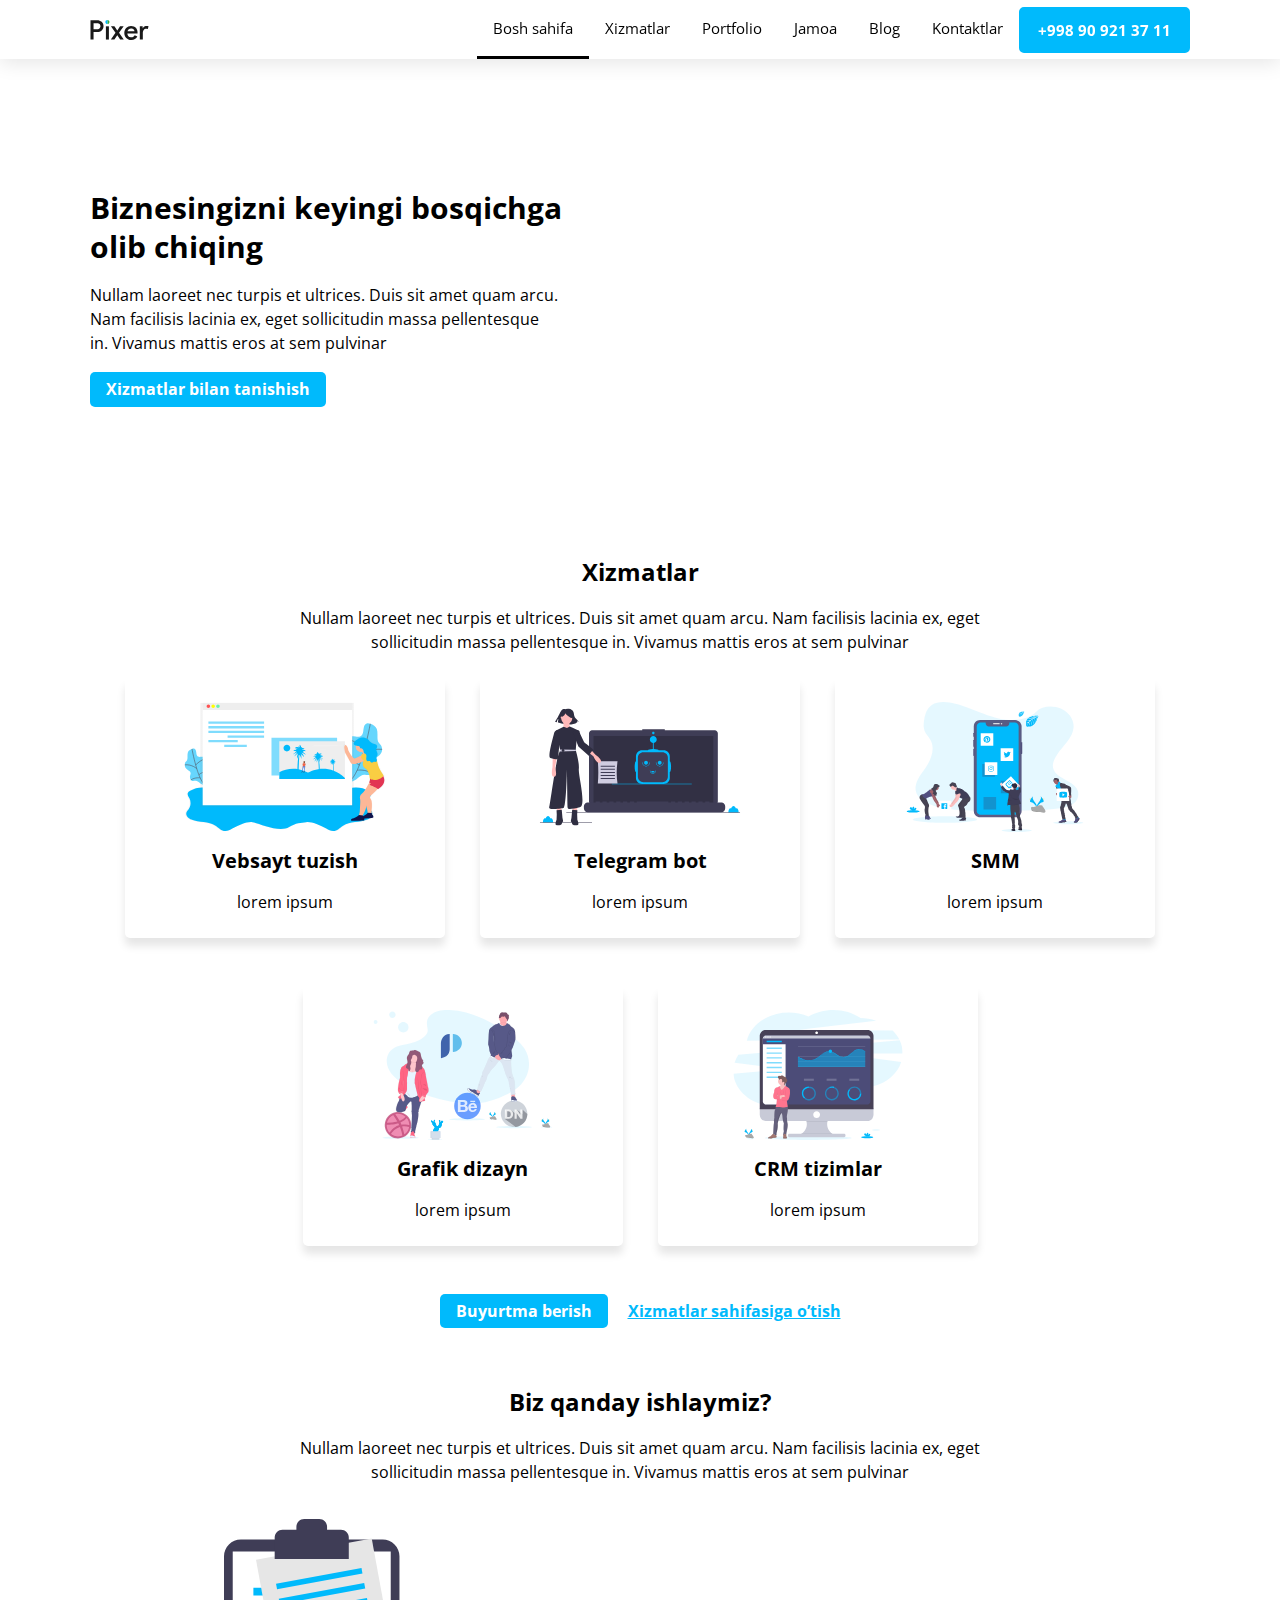
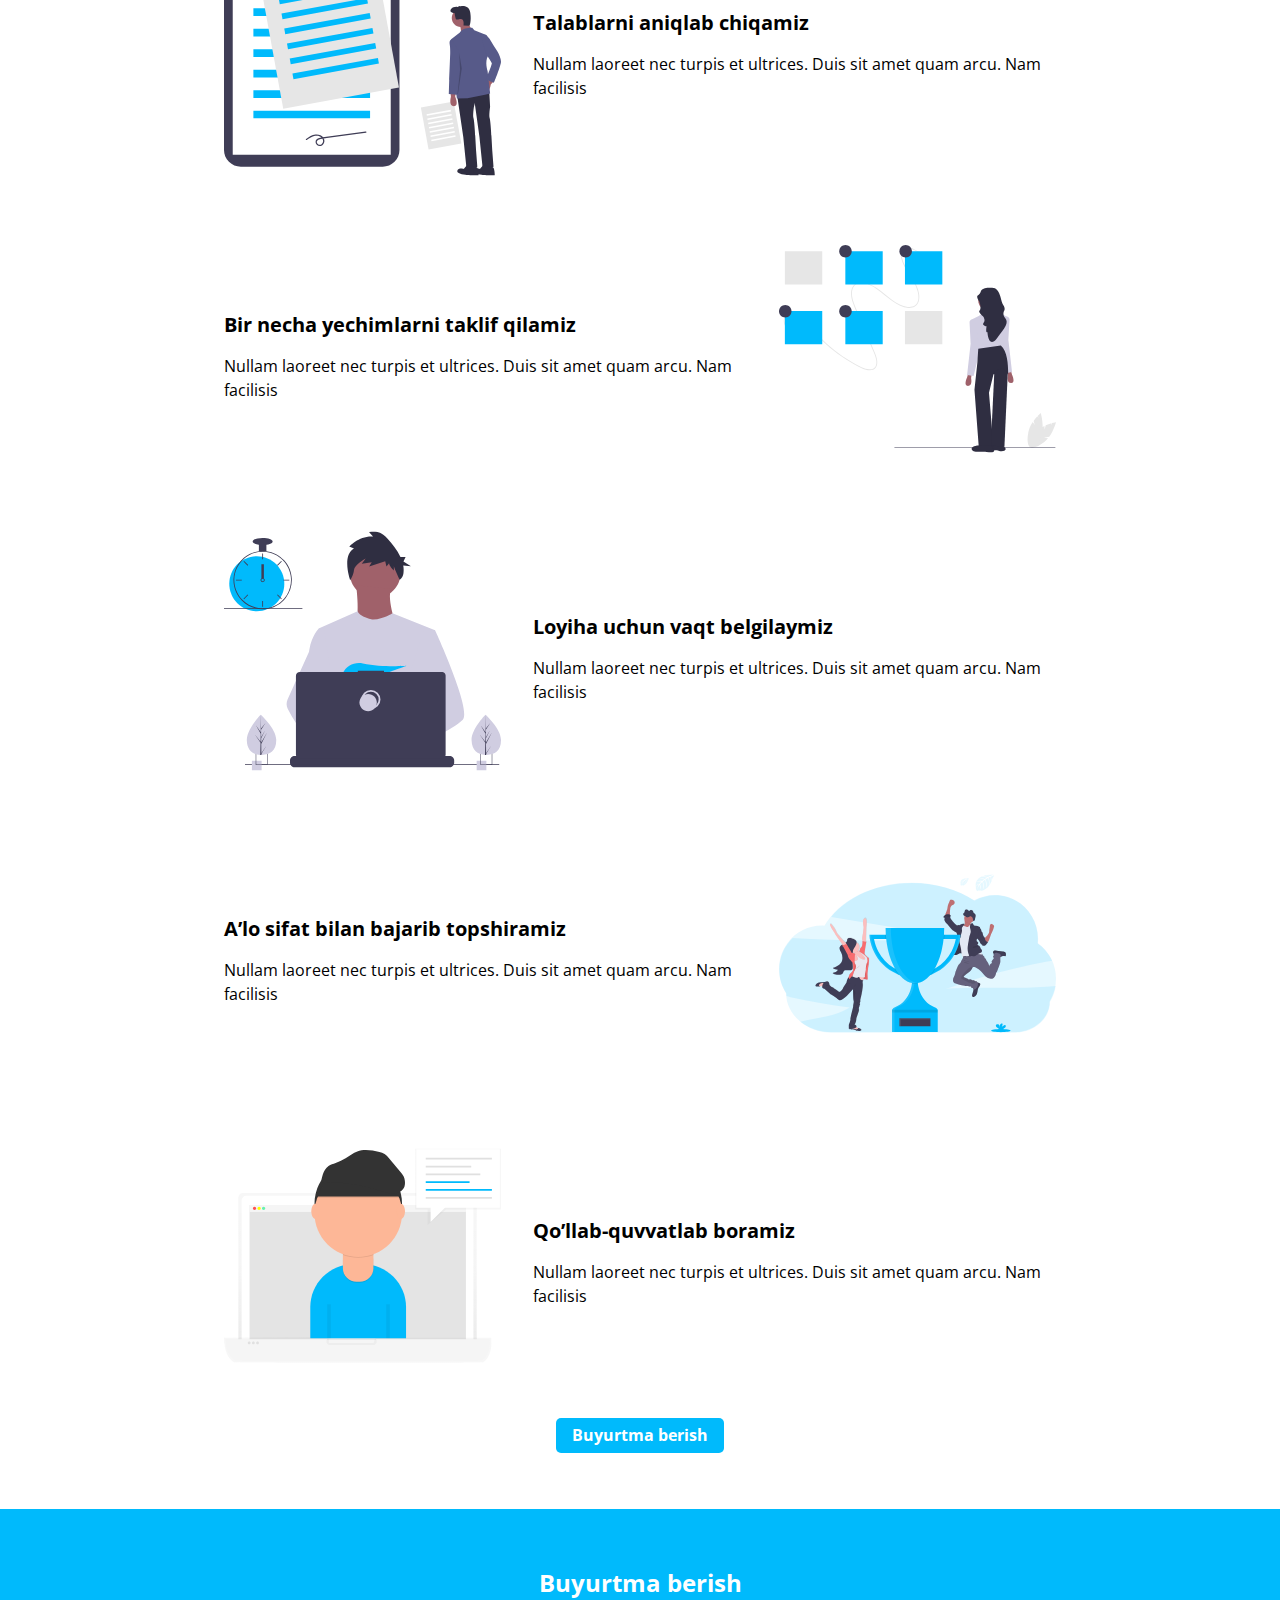
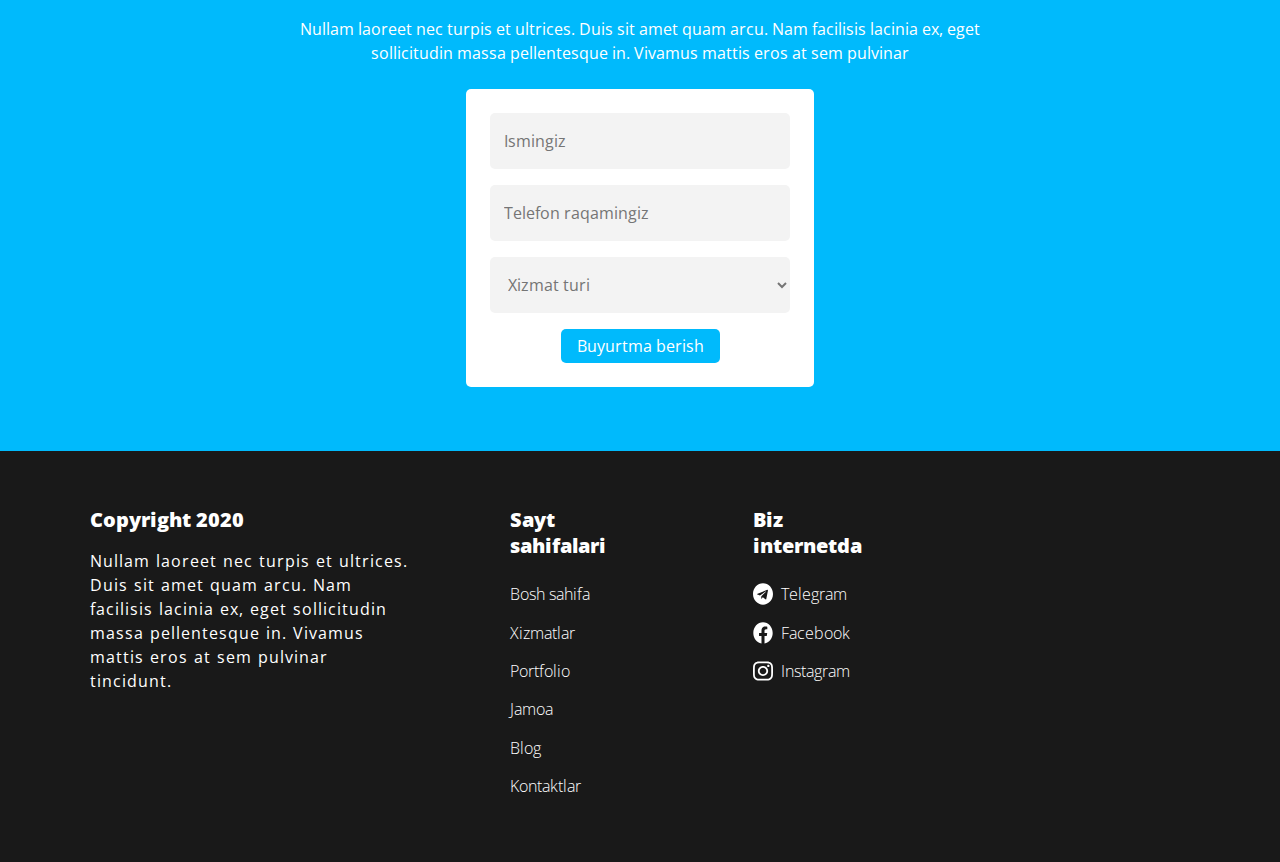
<file: index.html>
<!doctype html>
<html lang="en">
<head>
    <meta charset="UTF-8">
    <meta http-equiv="X-UA-Compatible" content="ie=edge">
    <link rel="preconnect" href="https://fonts.gstatic.com">
    <link href="https://fonts.googleapis.com/css2?family=Open+Sans:wght@400;700&display=swap" rel="stylesheet">
    <link rel="stylesheet" href="css/normalize.min.css" type="text/css">
    <link rel="stylesheet" href="css/main.min.css" type="text/css">
    <title>Pixer | Bosh sahifa</title>
</head>
<body>
    <nav>
        <div class="container">
            <div class="nav-brand">
                <a href="index.html">
                    <img src="img/brand.svg" alt="brand">
                </a>
            </div>
            <ul class="nav-menu">
                <li class="nav-item"><a href="index.html" class="nav-link active">Bosh sahifa</a></li>
                <li id="dr" class="nav-item">
                    <a href="xizmatlar.html" class="nav-link">Xizmatlar</a>
                    <ul class="drop-down border">
                        <li class="drop-item"><a href="sayt-tuzish.html" class="drop-link">Vebsayt</a></li>
                        <li class="drop-item"><a href="telegram-bot.html" class="drop-link">Telegram bott</a></li>
                        <li class="drop-item"><a href="SMM.html" class="drop-link">SMM</a></li>
                        <li class="drop-item"><a href="grafik-dizayn.html" class="drop-link">Grafik dizayn</a></li>
                        <li class="drop-item"><a href="CRM-tizim.html" class="drop-link">CRM tizim</a></li>
                        
                    </ul>
                </li>
                <li class="nav-item"><a href="portfolio.html" class="nav-link">Portfolio</a></li>
                <li class="nav-item"><a href="jamoa.html" class="nav-link">Jamoa</a></li>
                <li class="nav-item"><a href="blog.html" class="nav-link">Blog</a></li>
                <li class="nav-item"><a href="kontaktlar.html" class="nav-link">Kontaktlar</a></li>
                <li class="nav-item"><a href="tel:+998909213711" class="nav-link border">+998 90 921 37 11</a></li>
            </ul>
        </div>
    </nav>
    <section class="banner">
        <div class="container">
            <div class="text-section">
                <h1>
                    Biznesingizni keyingi bosqichga <br>
                    olib chiqing
                </h1>
                <p>
                    Nullam laoreet nec turpis et ultrices. Duis sit amet quam arcu. <br>Nam facilisis lacinia ex, eget sollicitudin massa pellentesque
                    <br>in. Vivamus mattis eros at sem pulvinar
                </p>
                <a href="#xizmatlar" class="btn border">Xizmatlar bilan tanishish</a>
            </div>
            <div class="frame-section">
                <iframe class="border" src="https://www.youtube.com/embed/6_pru8U2RmM" title="YouTube video player" allow="accelerometer; autoplay; clipboard-write; encrypted-media; gyroscope; picture-in-picture" allowfullscreen></iframe>
            </div>
        </div>
    </section>
    <section class="first-content">
        <div class="container" id="xizmatlar">
            <h2>
                Xizmatlar
            </h2>
            <p>
                Nullam laoreet nec turpis et ultrices. Duis sit amet quam arcu. Nam facilisis lacinia ex, eget <br>sollicitudin massa pellentesque in. Vivamus mattis eros at sem pulvinar
            </p>
            <div class="cards">
                <a href="sayt-tuzish.html" class="card border">
                    <h3>
                        Vebsayt tuzish
                    </h3>
                    <p>
                        lorem ipsum
                    </p>
                </a>
                <a href="telegram-bot.html" class="card border">
                    <h3>
                        Telegram bot
                    </h3>
                    <p>
                        lorem ipsum
                    </p>
                </a>
                <a href="SMM.html" class="card border">
                    <h3>
                        SMM
                    </h3>
                    <p>
                        lorem ipsum
                    </p>
                </a>
                <a href="grafik-dizayn.html" class="card border">
                    <h3>
                        Grafik dizayn
                    </h3>
                    <p>
                        lorem ipsum
                    </p>
                </a>
                <a href="CRM-tizim.html" class="card border">
                    <h3>
                        CRM tizimlar
                    </h3>
                    <p>
                        lorem ipsum
                    </p>
                </a>
            </div>
            <a href="#buyurtmaBerish" class="btn border">Buyurtma berish</a>
            <a href="xizmatlar.html" class="link">Xizmatlar sahifasiga o’tish</a>
        </div>
    </section>
    <section class="second-content">
        <div class="container">
            <h2>
                Biz qanday ishlaymiz?
            </h2>
            <p>
                Nullam laoreet nec turpis et ultrices. Duis sit amet quam arcu. Nam facilisis lacinia ex, eget <br>sollicitudin massa pellentesque in. Vivamus mattis eros at sem pulvinar
            </p>
            <div class="mini-sections">
                <div class="section">
                    <div class="section-text">
                        <h3>
                            Talablarni aniqlab chiqamiz
                        </h3>
                        <p>
                            Nullam laoreet nec turpis et ultrices. Duis sit amet quam arcu. Nam facilisis
                        </p>
                    </div>
                </div>
                <div class="section">
                    <div class="section-text">
                        <h3>
                            Bir necha yechimlarni taklif qilamiz
                        </h3>
                        <p>
                            Nullam laoreet nec turpis et ultrices. Duis sit amet quam arcu. Nam facilisis
                        </p>
                    </div>
                </div>
                <div class="section">
                    <div class="section-text">
                        <h3>
                            Loyiha uchun vaqt belgilaymiz
                        </h3>
                        <p>
                            Nullam laoreet nec turpis et ultrices. Duis sit amet quam arcu. Nam facilisis
                        </p>
                    </div>
                </div>
                <div class="section">
                    <div class="section-text">
                        <h3>
                            A’lo sifat bilan bajarib topshiramiz
                        </h3>
                        <p>
                            Nullam laoreet nec turpis et ultrices. Duis sit amet quam arcu. Nam facilisis
                        </p>
                    </div>
                </div>
                <div class="section">
                    <div class="section-text">
                        <h3>
                            Qo’llab-quvvatlab boramiz
                        </h3>
                        <p>
                            Nullam laoreet nec turpis et ultrices. Duis sit amet quam arcu. Nam facilisis
                        </p>
                    </div>
                </div>
            </div>
            <a href="#buyurtmaBerish" class="btn border">Buyurtma berish</a>
        </div>
    </section>
    <footer>
        <section class="top">
            <div class="container" id="buyurtmaBerish">
                <h2 id="h2">
                    Buyurtma berish
                </h2>
                <p>
                    Nullam laoreet nec turpis et ultrices. Duis sit amet quam arcu. Nam facilisis lacinia ex, eget <br> sollicitudin massa pellentesque in. Vivamus mattis eros at sem pulvinar
                </p>
                <form action="https://echo.htmlacademy.ru/" method="POST" class="form border">
                    <input type="text" placeholder="Ismingiz" required name="name" aria-label="Ismingiz">
                    <input type="tel" placeholder="Telefon raqamingiz" required name="tel" aria-label="Telefon raqamingiz">
                    <label for="service" id="service-label">Xizmat tiri</label>
                    <select required name="service" id="service">
                        <option selected disabled value="">Xizmat turi</option>
                        <option value="sayt-tuzish">Sayt tuzish</option>
                        <option value="telegram-bot">Telegram bot</option>
                        <option value="smm">SMM</option>
                        <option value="grafik-dizayn">Grafik dizayn</option>
                        <option value="crm-tizim">CRM tizim</option>
                    </select>
                    <button type="submit" class="btn border">Buyurtma berish</button>
                </form>
            </div>
        </section>
        <div class="bottom">
            <div class="container">
                <div class="box">
                    <p>
                        Copyright 2020
                    </p>
                    <p>
                        Nullam laoreet nec turpis et ultrices. Duis sit amet quam arcu. Nam facilisis lacinia ex, eget sollicitudin massa pellentesque in. Vivamus mattis eros at sem pulvinar tincidunt.
                    </p>
                </div>
                <div class="box">
                    <p>
                        Sayt sahifalari
                    </p>
                    <ul class="list-page-left">
                        <li><a href="index.html" class="page-link-left">Bosh sahifa</a></li>
                        <li><a href="xizmatlar.html" class="page-link-left">Xizmatlar</a></li>
                        <li><a href="portfolio.html" class="page-link-left">Portfolio</a></li>
                        <li><a href="jamoa.html" class="page-link-left">Jamoa</a></li>
                        <li><a href="blog.html" class="page-link-left">Blog</a></li>
                        <li><a href="kontaktlar.html" class="page-link-left">Kontaktlar</a></li>
                    </ul>
                </div>
                <div class="box">
                    <p>
                        Biz internetda
                    </p>
                    <ul class="list-page-right">
                        <li class="page-item-right">
                            <a href="#" target="_blank" class="page-link-right">Telegram</a>
                        </li>
                        <li class="page-item-right">
                            <a href="#" target="_blank" class="page-link-right">Facebook</a>
                        </li>
                        <li class="page-item-right">
                            <a href="#" target="_blank" class="page-link-right">Instagram</a>
                        </li>
                    </ul>
                </div>
            </div>
        </div>
</footer>



<script src="js/jquery-3.6.0.min.js"></script>
<script src="js/respond.min.js"></script>
<script src="js/html5shiv.min.js"></script>
<script src="js/selectivizr-min.js"></script>
<script src="js/jquery.waypoints.min.js"></script>
</body>
</html>
</file>
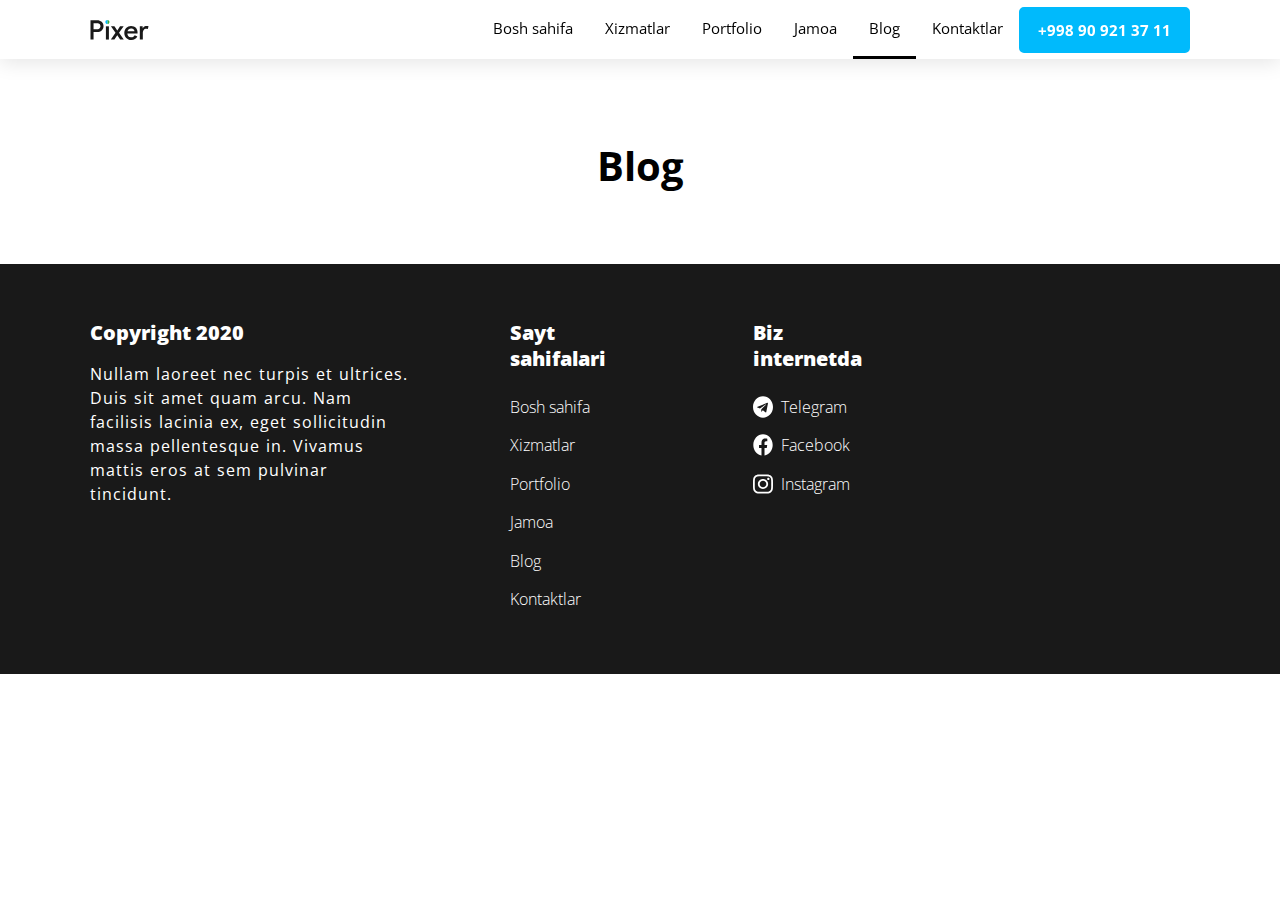
<file: blog.html>
<!doctype html>
<html lang="en">
<head>
    <meta charset="UTF-8">
    <meta name="viewport"
          content="width=device-width, user-scalable=no, initial-scale=1.0, maximum-scale=1.0, minimum-scale=1.0">
    <meta http-equiv="X-UA-Compatible" content="ie=edge">
	<link rel="preconnect" href="https://fonts.gstatic.com">
	<link href="https://fonts.googleapis.com/css2?family=Open+Sans:wght@400;700&display=swap" rel="stylesheet">
    <link rel="stylesheet" href="css/normalize.min.css" type="text/css">
    <link rel="stylesheet" href="css/main.min.css" type="text/css">
	<link rel="stylesheet" href="css/xizmatlar.min.css" type="text/css">
    <title>Pixer | Blog</title>
</head>
<body>
	<nav>
        <div class="container">
            <div class="nav-brand">
                <a href="index.html">
                    <img src="img/brand.svg" alt="brand">
                </a>
            </div>
            <ul class="nav-menu">
                <li class="nav-item"><a href="index.html" class="nav-link">Bosh sahifa</a></li>
                <li id="dr" class="nav-item">
                    <a href="xizmatlar.html" class="nav-link">Xizmatlar</a>
                    <ul class="drop-down border">
                        <li class="drop-item"><a href="sayt-tuzish.html" class="drop-link">Vebsayt</a></li>
                        <li class="drop-item"><a href="telegram-bot.html" class="drop-link">Telegram bott</a></li>
                        <li class="drop-item"><a href="SMM.html" class="drop-link">SMM</a></li>
                        <li class="drop-item"><a href="grafik-dizayn.html" class="drop-link">Grafik dizayn</a></li>
                        <li class="drop-item"><a href="CRM-tizim.html" class="drop-link">CRM tizim</a></li>
                        
                    </ul>
                </li>
                <li class="nav-item"><a href="portfolio.html" class="nav-link">Portfolio</a></li>
                <li class="nav-item"><a href="jamoa.html" class="nav-link">Jamoa</a></li>
                <li class="nav-item"><a href="blog.html" class="nav-link active">Blog</a></li>
                <li class="nav-item"><a href="kontaktlar.html" class="nav-link">Kontaktlar</a></li>
                <li class="nav-item"><a href="tel:+998909213711" class="nav-link border">+998 90 921 37 11</a></li>
            </ul>
        </div>
    </nav>

    <section class="banner">
    	<h1>
    		Blog
    	</h1>
	</section>

	<footer>
		<section class="bottom">
			<div class="container">
				<div class="box">
					<p>
						Copyright 2020
					</p>
					<p>
						Nullam laoreet nec turpis et ultrices. Duis sit amet quam arcu. Nam facilisis lacinia ex, eget sollicitudin massa pellentesque in. Vivamus mattis eros at sem pulvinar tincidunt.
					</p>
				</div>
				<div class="box">
					<p>
						Sayt sahifalari
					</p>
					<ul class="list-page-left">
						<li><a href="index.html" class="page-link-left">Bosh sahifa</a></li>
						<li><a href="xizmatlar.html" class="page-link-left">Xizmatlar</a></li>
						<li><a href="portfolio.html" class="page-link-left">Portfolio</a></li>
						<li><a href="jamoa.html" class="page-link-left">Jamoa</a></li>
						<li><a href="blog.html" class="page-link-left">Blog</a></li>
						<li><a href="kontaktlar.html" class="page-link-left">Kontaktlar</a></li>
					</ul>
				</div>
				<div class="box">
					<p>
						Biz internetda
					</p>
					<ul class="list-page-right">
						<li class="page-item-right">
							<a href="#" target="_blank" class="page-link-right">Telegram</a>
						</li>
						<li class="page-item-right">
							<a href="#" target="_blank" class="page-link-right">Facebook</a>
						</li>
						<li class="page-item-right">
							<a href="#" target="_blank" class="page-link-right">Instagram</a>
						</li>
					</ul>
				</div>
			</div>
		</section>
	</footer>

<script src="js/jquery-3.6.0.min.js"></script>
<script src="js/respond.min.js"></script>
<script src="js/html5shiv.min.js"></script>
<script src="js/selectivizr-min.js"></script>
<script src="js/jquery.waypoints.min.js"></script>
</body>
</html>
</file>
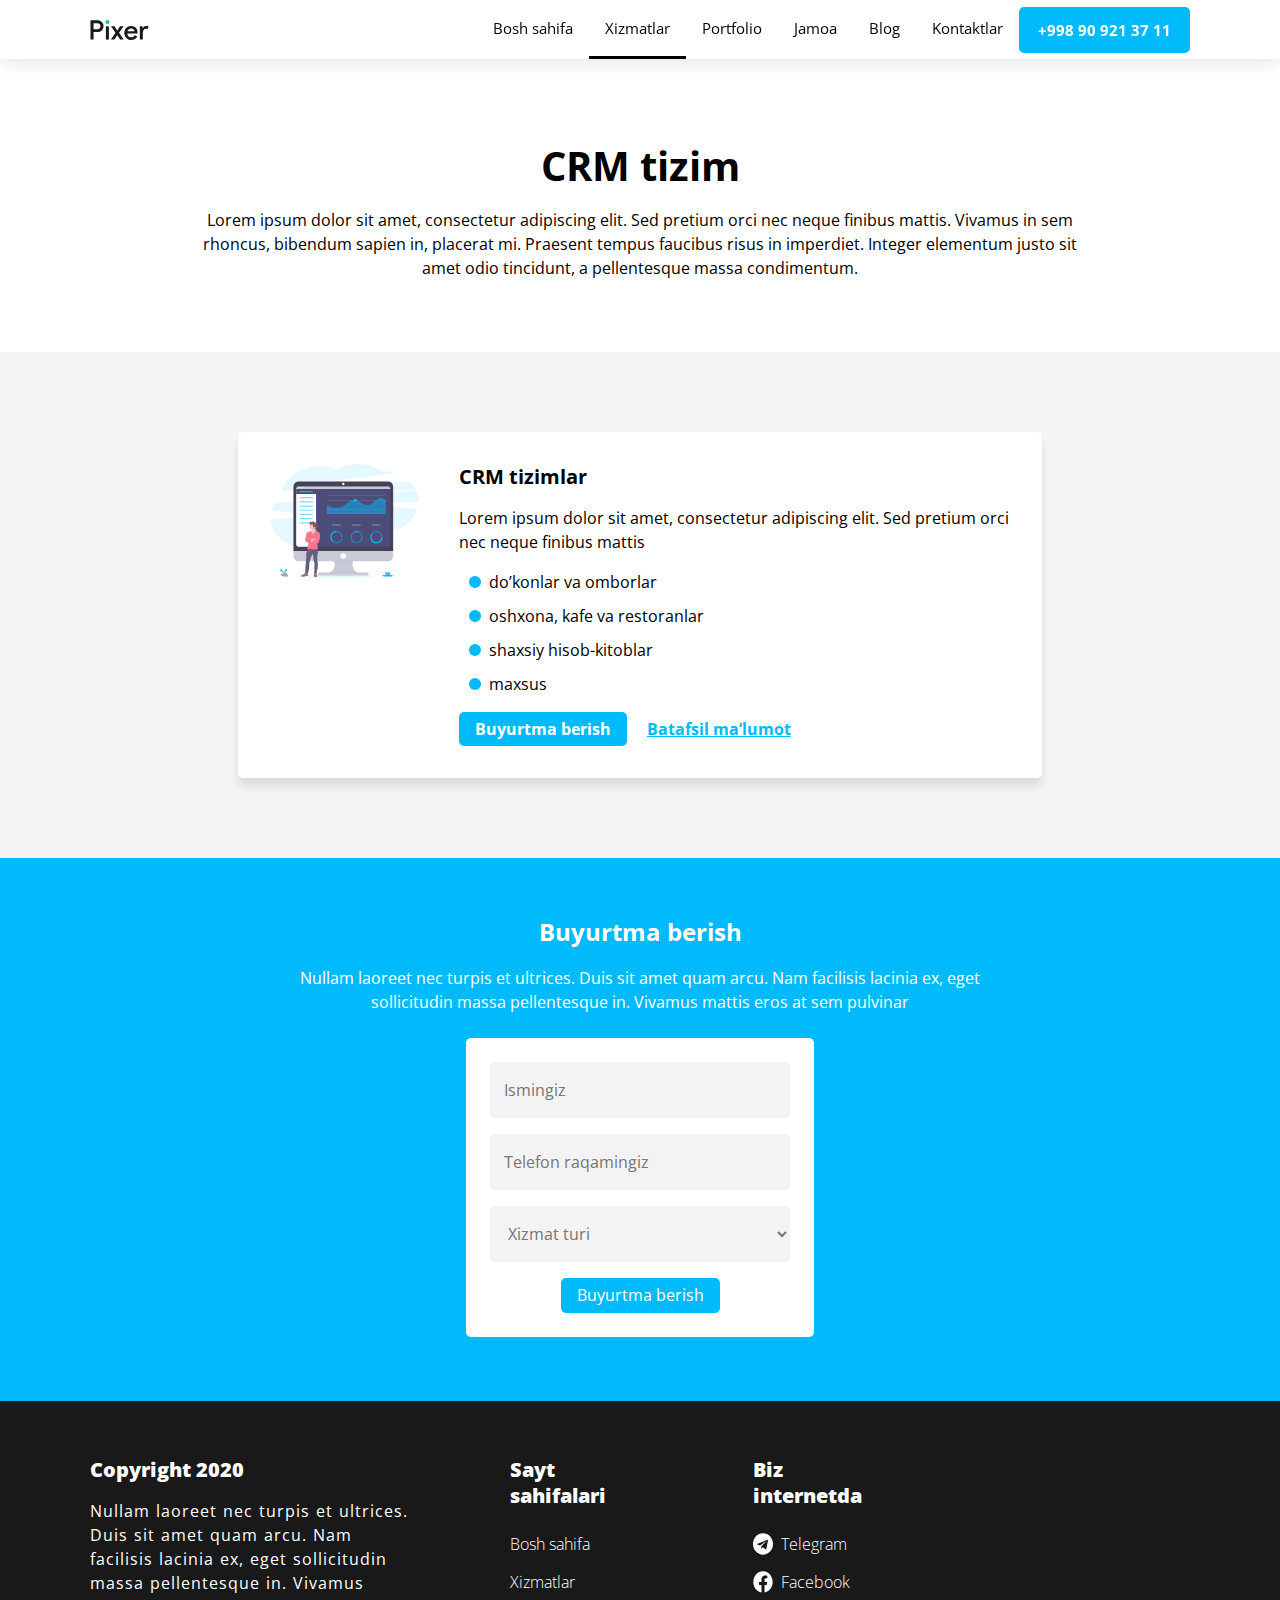
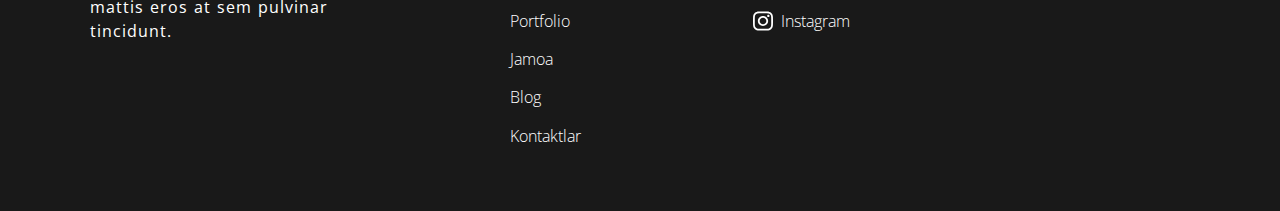
<file: CRM-tizim.html>
<!doctype html>
<html lang="en">
<head>
    <meta charset="UTF-8">
    <meta http-equiv="X-UA-Compatible" content="ie=edge">
	<link rel="preconnect" href="https://fonts.gstatic.com">
	<link href="https://fonts.googleapis.com/css2?family=Open+Sans:wght@400;700&display=swap" rel="stylesheet">
    <link rel="stylesheet" href="css/normalize.min.css" type="text/css">
    <link rel="stylesheet" href="css/main.min.css" type="text/css">
	<link rel="stylesheet" href="css/xizmatlar.min.css" type="text/css">
    <title>Xizmatlar | CRM tizim</title>
</head>
<body>
	<nav>
        <div class="container">
            <div class="nav-brand">
                <a href="index.html">
                    <img src="img/brand.svg" alt="brand">
                </a>
            </div>
            <ul class="nav-menu">
                <li class="nav-item"><a href="index.html" class="nav-link">Bosh sahifa</a></li>
                <li id="dr" class="nav-item">
                    <a href="xizmatlar.html" class="nav-link active">Xizmatlar</a>
                    <ul class="drop-down border">
                        <li class="drop-item"><a href="sayt-tuzish.html" class="drop-link">Vebsayt</a></li>
                        <li class="drop-item"><a href="telegram-bot.html" class="drop-link">Telegram bott</a></li>
                        <li class="drop-item"><a href="SMM.html" class="drop-link">SMM</a></li>
                        <li class="drop-item"><a href="grafik-dizayn.html" class="drop-link">Grafik dizayn</a></li>
                        <li class="drop-item"><a href="CRM-tizim.html" class="drop-link">CRM tizim</a></li>
                    </ul>
                </li>
                <li class="nav-item"><a href="portfolio.html" class="nav-link">Portfolio</a></li>
                <li class="nav-item"><a href="jamoa.html" class="nav-link">Jamoa</a></li>
                <li class="nav-item"><a href="blog.html" class="nav-link">Blog</a></li>
                <li class="nav-item"><a href="kontaktlar.html" class="nav-link">Kontaktlar</a></li>
                <li class="nav-item"><a href="tel:+998909213711" class="nav-link border">+998 90 921 37 11</a></li>
            </ul>
        </div>
    </nav>

    <section class="banner">
    	<h1>
    		CRM tizim
    	</h1>
    	<p>
    		Lorem ipsum dolor sit amet, consectetur adipiscing elit. Sed pretium orci nec neque finibus mattis. Vivamus in sem <br> rhoncus, bibendum sapien in, placerat mi. Praesent tempus faucibus risus in imperdiet. Integer elementum justo sit <br> amet odio tincidunt, a pellentesque massa condimentum.
    	</p>
	</section>
    
    <section class="content">
		<div class="box1 border">
			<div class="box-text">
				<h3>
					CRM tizimlar
				</h3>
				<p>
					Lorem ipsum dolor sit amet, consectetur adipiscing elit. Sed pretium orci nec neque finibus mattis
				</p>
				<ul class="box-list">
					<li class="box-item"><p>do’konlar va omborlar</p></li>
					<li class="box-item"><p>oshxona, kafe va restoranlar</p></li>
					<li class="box-item"><p>shaxsiy hisob-kitoblar</p></li>
					<li class="box-item"><p>maxsus</p></li>
				</ul>
				<a href="#buyurtmaBerish" class="btn border">Buyurtma berish</a>
				<a href="#" class="link">Batafsil ma’lumot</a>
			</div>
		</div>
	</section>

	<footer>
		<section class="top">
			<div class="container" id="buyurtmaBerish">
				<h2 id="h2">
					Buyurtma berish
				</h2>
				<p>
					Nullam laoreet nec turpis et ultrices. Duis sit amet quam arcu. Nam facilisis lacinia ex, eget <br> sollicitudin massa pellentesque in. Vivamus mattis eros at sem pulvinar
				</p>
				<form action="https://echo.htmlacademy.ru/" method="POST" class="form border">
					<input type="text" placeholder="Ismingiz" required name="name" aria-label="Ismingiz">
					<input type="tel" placeholder="Telefon raqamingiz" required name="tel" aria-label="Telefon raqamingiz">
					<label for="service" id="service-label">Xizmat tiri</label>
					<select required name="service" id="service">
						<option selected disabled value="">Xizmat turi</option>
						<option value="sayt-tuzish">Sayt tuzish</option>
						<option value="telegram-bot">Telegram bot</option>
						<option value="smm">SMM</option>
						<option value="grafik-dizayn">Grafik dizayn</option>
						<option value="crm-tizim">CRM tizim</option>
					</select>
					<button type="submit" class="btn border">Buyurtma berish</button>
				</form>
			</div>
		</section>
		<div class="bottom">
			<div class="container">
				<div class="box">
					<p>
						Copyright 2020
					</p>
					<p>
						Nullam laoreet nec turpis et ultrices. Duis sit amet quam arcu. Nam facilisis lacinia ex, eget sollicitudin massa pellentesque in. Vivamus mattis eros at sem pulvinar tincidunt.
					</p>
				</div>
				<div class="box">
					<p>
						Sayt sahifalari
					</p>
					<ul class="list-page-left">
						<li><a href="index.html" class="page-link-left">Bosh sahifa</a></li>
						<li><a href="xizmatlar.html" class="page-link-left">Xizmatlar</a></li>
						<li><a href="portfolio.html" class="page-link-left">Portfolio</a></li>
						<li><a href="jamoa.html" class="page-link-left">Jamoa</a></li>
						<li><a href="blog.html" class="page-link-left">Blog</a></li>
						<li><a href="kontaktlar.html" class="page-link-left">Kontaktlar</a></li>
					</ul>
				</div>
				<div class="box">
					<p>
						Biz internetda
					</p>
					<ul class="list-page-right">
						<li class="page-item-right">
							<a href="#" target="_blank" class="page-link-right">Telegram</a>
						</li>
						<li class="page-item-right">
							<a href="#" target="_blank" class="page-link-right">Facebook</a>
						</li>
						<li class="page-item-right">
							<a href="#" target="_blank" class="page-link-right">Instagram</a>
						</li>
					</ul>
				</div>
			</div>
		</div>
</footer>

<script src="js/jquery-3.6.0.min.js"></script>
<script src="js/respond.min.js"></script>
<script src="js/html5shiv.min.js"></script>
<script src="js/selectivizr-min.js"></script>
<script src="js/jquery.waypoints.min.js"></script>
</body>
</html>
</file>
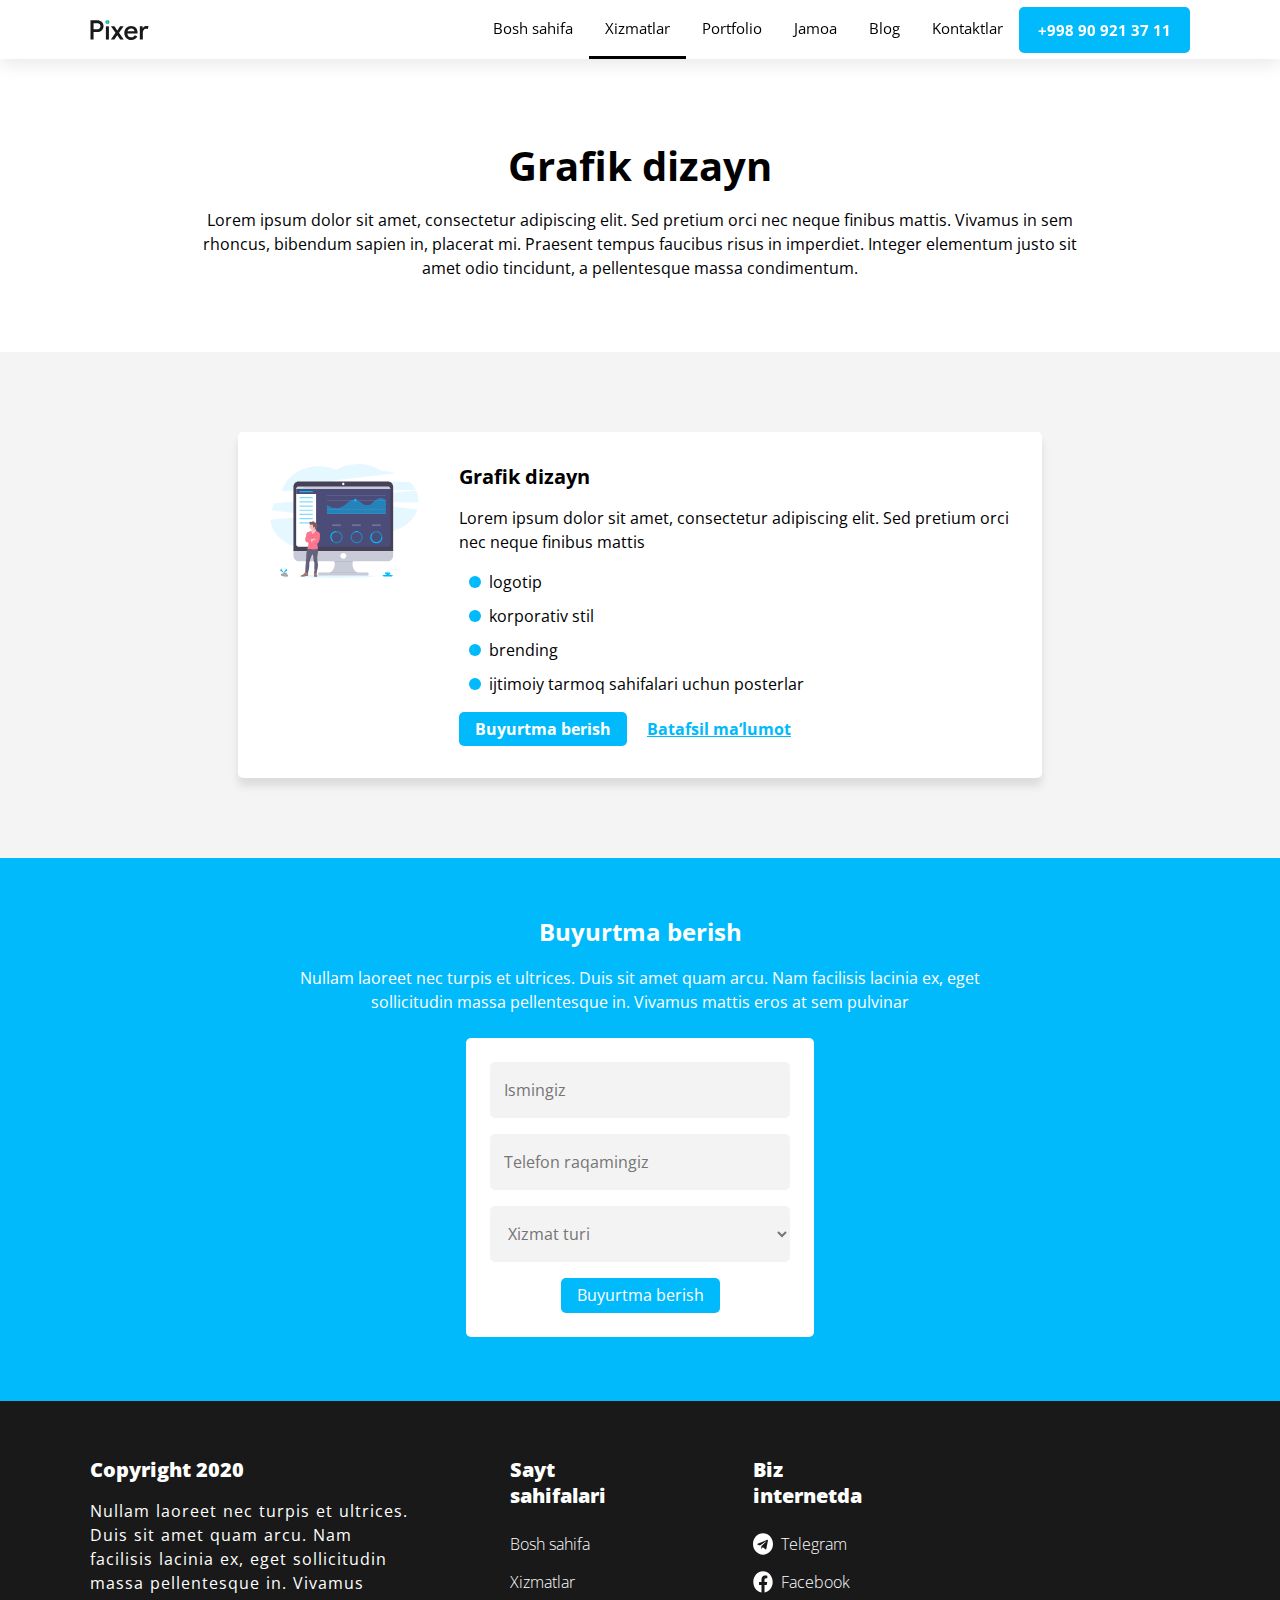
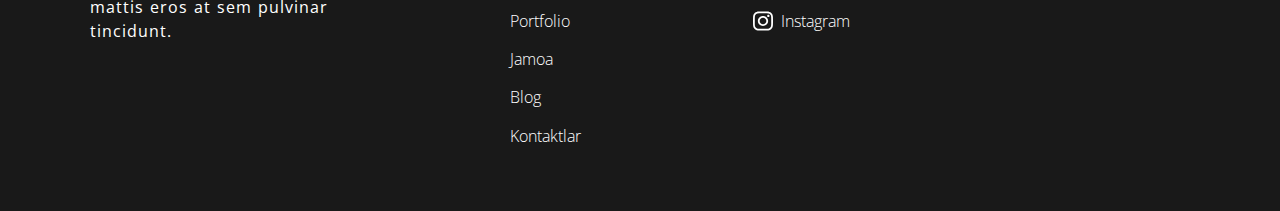
<file: grafik-dizayn.html>
<!doctype html>
<html lang="en">
<head>
    <meta charset="UTF-8">
    <meta http-equiv="X-UA-Compatible" content="ie=edge">
	<link rel="preconnect" href="https://fonts.gstatic.com">
	<link href="https://fonts.googleapis.com/css2?family=Open+Sans:wght@400;700&display=swap" rel="stylesheet">
    <link rel="stylesheet" href="css/normalize.min.css" type="text/css">
    <link rel="stylesheet" href="css/main.min.css" type="text/css">
	<link rel="stylesheet" href="css/xizmatlar.min.css" type="text/css">
    <title>Xizmatlar | Gragik dizayn</title>
</head>
<body>
	<nav>
        <div class="container">
            <div class="nav-brand">
                <a href="index.html">
                    <img src="img/brand.svg" alt="brand">
                </a>
            </div>
            <ul class="nav-menu">
                <li class="nav-item"><a href="index.html" class="nav-link">Bosh sahifa</a></li>
                <li id="dr" class="nav-item">
                    <a href="xizmatlar.html" class="nav-link active">Xizmatlar</a>
                    <ul class="drop-down border">
                        <li class="drop-item"><a href="sayt-tuzish.html" class="drop-link">Vebsayt</a></li>
                        <li class="drop-item"><a href="telegram-bot.html" class="drop-link">Telegram bott</a></li>
                        <li class="drop-item"><a href="SMM.html" class="drop-link">SMM</a></li>
                        <li class="drop-item"><a href="grafik-dizayn.html" class="drop-link">Grafik dizayn</a></li>
                        <li class="drop-item"><a href="CRM-tizim.html" class="drop-link">CRM tizim</a></li>
                    </ul>
                </li>
                <li class="nav-item"><a href="portfolio.html" class="nav-link">Portfolio</a></li>
                <li class="nav-item"><a href="jamoa.html" class="nav-link">Jamoa</a></li>
                <li class="nav-item"><a href="blog.html" class="nav-link">Blog</a></li>
                <li class="nav-item"><a href="kontaktlar.html" class="nav-link">Kontaktlar</a></li>
                <li class="nav-item"><a href="tel:+998909213711" class="nav-link border">+998 90 921 37 11</a></li>
            </ul>
        </div>
    </nav>

    <section class="banner">
    	<h1>
    		Grafik dizayn
    	</h1>
    	<p>
    		Lorem ipsum dolor sit amet, consectetur adipiscing elit. Sed pretium orci nec neque finibus mattis. Vivamus in sem <br> rhoncus, bibendum sapien in, placerat mi. Praesent tempus faucibus risus in imperdiet. Integer elementum justo sit <br> amet odio tincidunt, a pellentesque massa condimentum.
    	</p>
	</section>
    
    <section class="content">
		<div class="box1 border">
			<div class="box-text">
				<h3>
					Grafik dizayn
				</h3>
				<p>
					Lorem ipsum dolor sit amet, consectetur adipiscing elit. Sed pretium orci nec neque finibus mattis
				</p>
				<ul class="box-list">
					<li class="box-item"><p>logotip</p></li>
					<li class="box-item"><p>korporativ stil</p></li>
					<li class="box-item"><p>brending</p></li>
					<li class="box-item"><p>ijtimoiy tarmoq sahifalari uchun posterlar</p></li>
				</ul>
				<a href="#buyurtmaBerish" class="btn border">Buyurtma berish</a>
				<a href="#" class="link">Batafsil ma’lumot</a>
			</div></div>
	</section>

	<footer>
		<section class="top">
			<div class="container" id="buyurtmaBerish">
				<h2 id="h2">
					Buyurtma berish
				</h2>
				<p>
					Nullam laoreet nec turpis et ultrices. Duis sit amet quam arcu. Nam facilisis lacinia ex, eget <br> sollicitudin massa pellentesque in. Vivamus mattis eros at sem pulvinar
				</p>
				<form action="https://echo.htmlacademy.ru/" method="POST" class="form border">
					<input type="text" placeholder="Ismingiz" required name="name" aria-label="Ismingiz">
					<input type="tel" placeholder="Telefon raqamingiz" required name="tel" aria-label="Telefon raqamingiz">
					<label for="service" id="service-label">Xizmat tiri</label>
					<select required name="service" id="service">
						<option selected disabled value="">Xizmat turi</option>
						<option value="sayt-tuzish">Sayt tuzish</option>
						<option value="telegram-bot">Telegram bot</option>
						<option value="smm">SMM</option>
						<option value="grafik-dizayn">Grafik dizayn</option>
						<option value="crm-tizim">CRM tizim</option>
					</select>
					<button type="submit" class="btn border">Buyurtma berish</button>
				</form>
			</div>
		</section>
		<div class="bottom">
			<div class="container">
				<div class="box">
					<p>
						Copyright 2020
					</p>
					<p>
						Nullam laoreet nec turpis et ultrices. Duis sit amet quam arcu. Nam facilisis lacinia ex, eget sollicitudin massa pellentesque in. Vivamus mattis eros at sem pulvinar tincidunt.
					</p>
				</div>
				<div class="box">
					<p>
						Sayt sahifalari
					</p>
					<ul class="list-page-left">
						<li><a href="index.html" class="page-link-left">Bosh sahifa</a></li>
						<li><a href="xizmatlar.html" class="page-link-left">Xizmatlar</a></li>
						<li><a href="portfolio.html" class="page-link-left">Portfolio</a></li>
						<li><a href="jamoa.html" class="page-link-left">Jamoa</a></li>
						<li><a href="blog.html" class="page-link-left">Blog</a></li>
						<li><a href="kontaktlar.html" class="page-link-left">Kontaktlar</a></li>
					</ul>
				</div>
				<div class="box">
					<p>
						Biz internetda
					</p>
					<ul class="list-page-right">
						<li class="page-item-right">
							<a href="#" target="_blank" class="page-link-right">Telegram</a>
						</li>
						<li class="page-item-right">
							<a href="#" target="_blank" class="page-link-right">Facebook</a>
						</li>
						<li class="page-item-right">
							<a href="#" target="_blank" class="page-link-right">Instagram</a>
						</li>
					</ul>
				</div>
			</div>
		</div>
</footer>

<script src="js/jquery-3.6.0.min.js"></script>
<script src="js/respond.min.js"></script>
<script src="js/html5shiv.min.js"></script>
<script src="js/selectivizr-min.js"></script>
<script src="js/jquery.waypoints.min.js"></script>
</body>
</html>
</file>
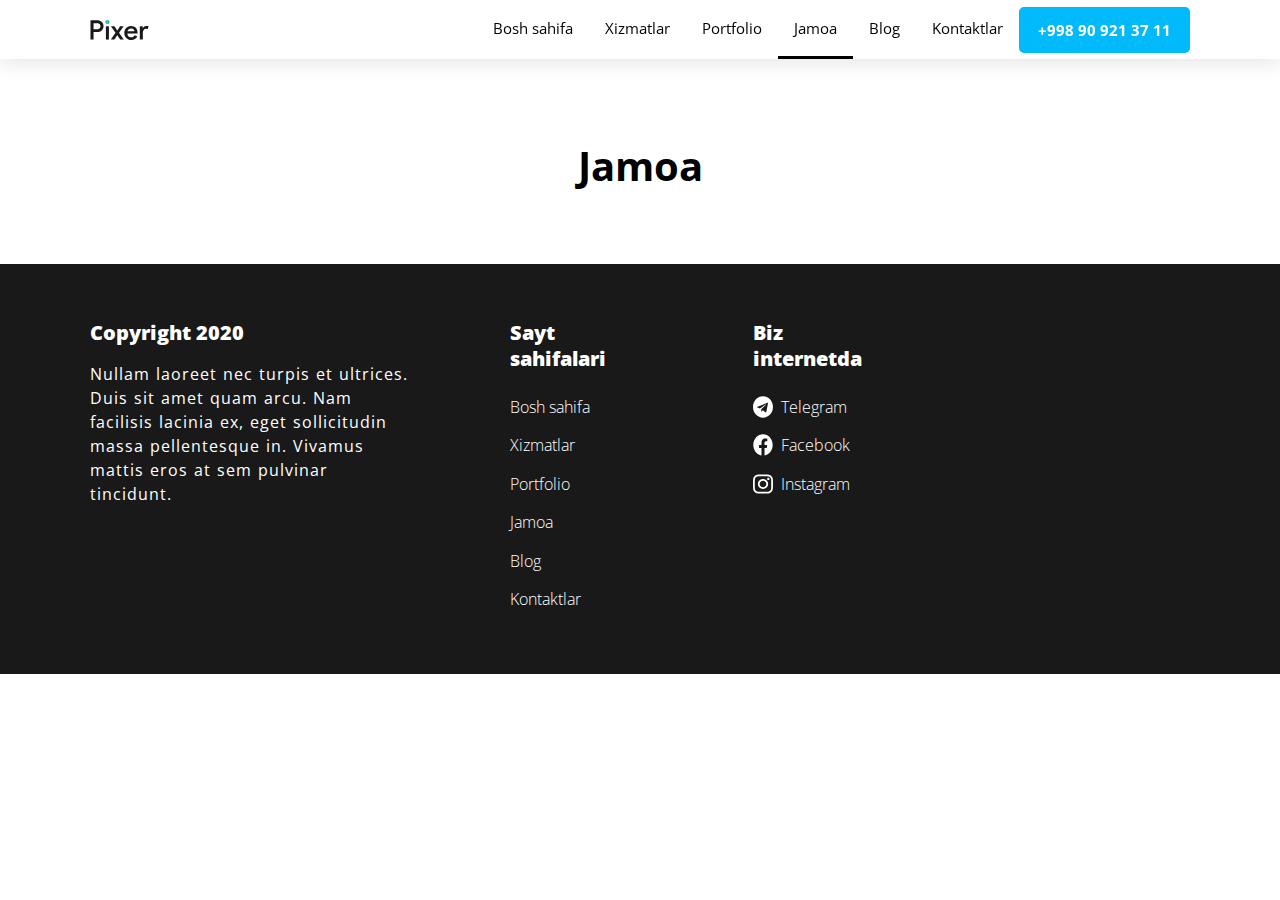
<file: jamoa.html>
<!doctype html>
<html lang="en">
<head>
    <meta charset="UTF-8">
    <meta name="viewport"
          content="width=device-width, user-scalable=no, initial-scale=1.0, maximum-scale=1.0, minimum-scale=1.0">
    <meta http-equiv="X-UA-Compatible" content="ie=edge">
	<link rel="preconnect" href="https://fonts.gstatic.com">
	<link href="https://fonts.googleapis.com/css2?family=Open+Sans:wght@400;700&display=swap" rel="stylesheet">
    <link rel="stylesheet" href="css/normalize.min.css" type="text/css">
    <link rel="stylesheet" href="css/main.min.css" type="text/css">
	<link rel="stylesheet" href="css/xizmatlar.min.css" type="text/css">
    <title>Pixer | Jamoa</title>
</head>
<body>
	<nav>
        <div class="container">
            <div class="nav-brand">
                <a href="index.html">
                    <img src="img/brand.svg" alt="brand">
                </a>
            </div>
            <ul class="nav-menu">
                <li class="nav-item"><a href="index.html" class="nav-link">Bosh sahifa</a></li>
                <li id="dr" class="nav-item">
                    <a href="xizmatlar.html" class="nav-link">Xizmatlar</a>
                    <ul class="drop-down border">
                        <li class="drop-item"><a href="#" class="drop-link">Vebsayt</a></li>
                        <li class="drop-item"><a href="#" class="drop-link">Telegram bott</a></li>
                        <li class="drop-item"><a href="#" class="drop-link">SMM</a></li>
                        <li class="drop-item"><a href="#" class="drop-link">Grafik dizayn</a></li>
                        <li class="drop-item"><a href="#" class="drop-link">CRM tizim</a></li>
                        
                    </ul>
                </li>
                <li class="nav-item"><a href="portfolio.html" class="nav-link">Portfolio</a></li>
                <li class="nav-item"><a href="jamoa.html" class="nav-link active">Jamoa</a></li>
                <li class="nav-item"><a href="blog.html" class="nav-link">Blog</a></li>
                <li class="nav-item"><a href="kontaktlar.html" class="nav-link">Kontaktlar</a></li>
                <li class="nav-item"><a href="tel:+998 90 921 37 11" class="nav-link border">+998 90 921 37 11</a></li>
            </ul>
        </div>
    </nav>

    <section class="banner">
    	<h1>
    		Jamoa
    	</h1>
	</section>

	<footer>
			<section class="bottom">
				<div class="container">
					<div class="box">
						<p>
							Copyright 2020
						</p>
						<p>
							Nullam laoreet nec turpis et ultrices. Duis sit amet quam arcu. Nam facilisis lacinia ex, eget sollicitudin massa pellentesque in. Vivamus mattis eros at sem pulvinar tincidunt.
						</p>
					</div>
					<div class="box">
						<p>
							Sayt sahifalari
						</p>
						<ul class="list-page-left">
							<li><a href="#" class="page-link-left">Bosh sahifa</a></li>
							<li><a href="#" class="page-link-left">Xizmatlar</a></li>
							<li><a href="#" class="page-link-left">Portfolio</a></li>
							<li><a href="#" class="page-link-left">Jamoa</a></li>
							<li><a href="#" class="page-link-left">Blog</a></li>
							<li><a href="#" class="page-link-left">Kontaktlar</a></li>
						</ul>
					</div>
					<div class="box">
						<p>
							Biz internetda
						</p>
						<ul class="list-page-right">
							<li class="page-item-right">
								<a href="#" class="page-link-right">Telegram</a>
							</li>
							<li class="page-item-right">
								<a href="#" class="page-link-right">Facebook</a>
							</li>
							<li class="page-item-right">
								<a href="#" class="page-link-right">Instagram</a>
							</li>
						</ul>
					</div>
				</div>
			</section>
	</footer>

<script src="js/jquery-3.6.0.min.js"></script>
<script src="js/respond.min.js"></script>
<script src="js/html5shiv.min.js"></script>
<script src="js/selectivizr-min.js"></script>
<script src="js/jquery.waypoints.min.js"></script>
</body>
</html>
</file>
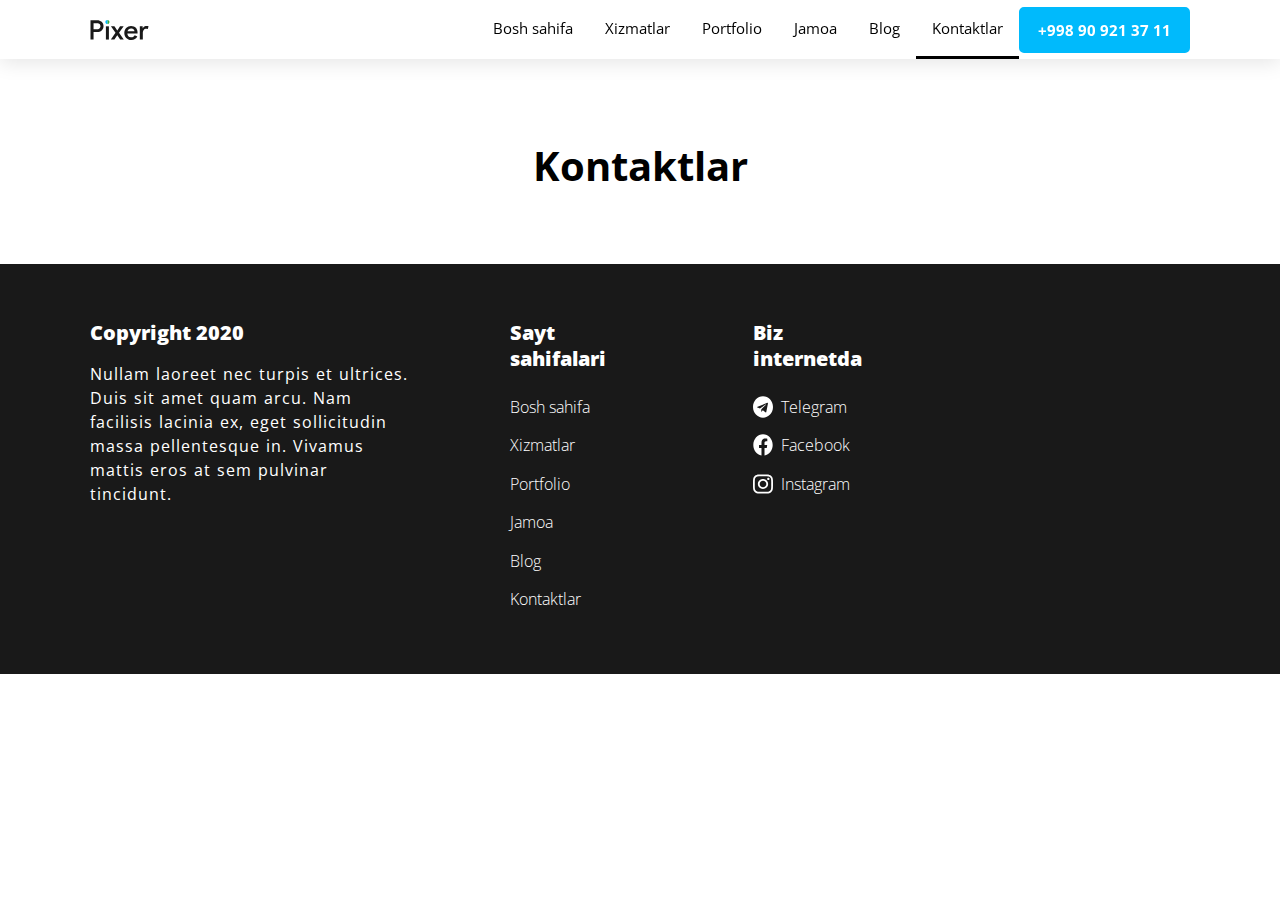
<file: kontaktlar.html>
<!doctype html>
<html lang="en">
<head>
    <meta charset="UTF-8">
    <meta name="viewport"
          content="width=device-width, user-scalable=no, initial-scale=1.0, maximum-scale=1.0, minimum-scale=1.0">
    <meta http-equiv="X-UA-Compatible" content="ie=edge">
	<link rel="preconnect" href="https://fonts.gstatic.com">
	<link href="https://fonts.googleapis.com/css2?family=Open+Sans:wght@400;700&display=swap" rel="stylesheet">
    <link rel="stylesheet" href="css/normalize.min.css" type="text/css">
    <link rel="stylesheet" href="css/main.min.css" type="text/css">
	<link rel="stylesheet" href="css/xizmatlar.min.css" type="text/css">
    <title>Pixer | Kontaktlar</title>
</head>
<body>
	<nav>
        <div class="container">
            <div class="nav-brand">
                <a href="index.html">
                    <img src="img/brand.svg" alt="brand">
                </a>
            </div>
            <ul class="nav-menu">
                <li class="nav-item"><a href="index.html" class="nav-link">Bosh sahifa</a></li>
                <li id="dr" class="nav-item">
                    <a href="xizmatlar.html" class="nav-link">Xizmatlar</a>
                    <ul class="drop-down border">
                        <li class="drop-item"><a href="sayt-tuzish.html" class="drop-link">Vebsayt</a></li>
                        <li class="drop-item"><a href="telegram-bot.html" class="drop-link">Telegram bott</a></li>
                        <li class="drop-item"><a href="SMM.html" class="drop-link">SMM</a></li>
                        <li class="drop-item"><a href="grafik-dizayn.html" class="drop-link">Grafik dizayn</a></li>
                        <li class="drop-item"><a href="CRM-tizim.html" class="drop-link">CRM tizim</a></li>
                    </ul>
                </li>
                <li class="nav-item"><a href="portfolio.html" class="nav-link">Portfolio</a></li>
                <li class="nav-item"><a href="jamoa.html" class="nav-link">Jamoa</a></li>
                <li class="nav-item"><a href="blog.html" class="nav-link">Blog</a></li>
                <li class="nav-item"><a href="kontaktlar.html" class="nav-link active">Kontaktlar</a></li>
                <li class="nav-item"><a href="tel:+998909213711" class="nav-link border">+998 90 921 37 11</a></li>
            </ul>
        </div>
    </nav>

    <section class="banner">
    	<h1>
    		Kontaktlar
    	</h1>
	</section>

	<footer>
		<section class="bottom">
			<div class="container">
				<div class="box">
					<p>
						Copyright 2020
					</p>
					<p>
						Nullam laoreet nec turpis et ultrices. Duis sit amet quam arcu. Nam facilisis lacinia ex, eget sollicitudin massa pellentesque in. Vivamus mattis eros at sem pulvinar tincidunt.
					</p>
				</div>
				<div class="box">
					<p>
						Sayt sahifalari
					</p>
					<ul class="list-page-left">
						<li><a href="index.html" class="page-link-left">Bosh sahifa</a></li>
						<li><a href="xizmatlar.html" class="page-link-left">Xizmatlar</a></li>
						<li><a href="portfolio.html" class="page-link-left">Portfolio</a></li>
						<li><a href="jamoa.html" class="page-link-left">Jamoa</a></li>
						<li><a href="blog.html" class="page-link-left">Blog</a></li>
						<li><a href="kontaktlar.html" class="page-link-left">Kontaktlar</a></li>
					</ul>
				</div>
				<div class="box">
					<p>
						Biz internetda
					</p>
					<ul class="list-page-right">
						<li class="page-item-right">
							<a href="#" target="_blank" class="page-link-right">Telegram</a>
						</li>
						<li class="page-item-right">
							<a href="#" target="_blank" class="page-link-right">Facebook</a>
						</li>
						<li class="page-item-right">
							<a href="#" target="_blank" class="page-link-right">Instagram</a>
						</li>
					</ul>
				</div>
			</div>
		</section>
	</footer>

<script src="js/jquery-3.6.0.min.js"></script>
<script src="js/respond.min.js"></script>
<script src="js/html5shiv.min.js"></script>
<script src="js/selectivizr-min.js"></script>
<script src="js/jquery.waypoints.min.js"></script>
</body>
</html>
</file>
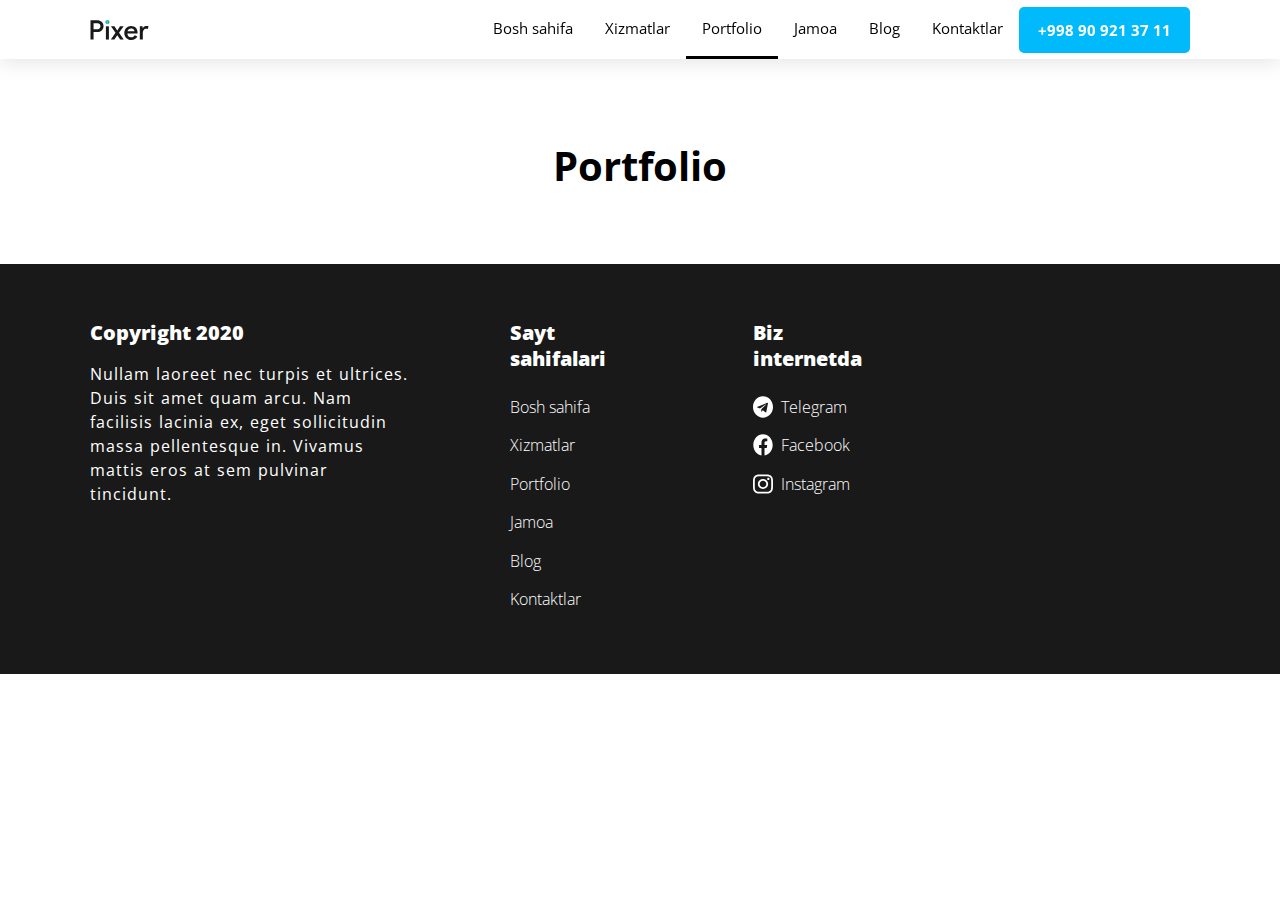
<file: portfolio.html>
<!doctype html>
<html lang="en">
<head>
    <meta charset="UTF-8">
    <meta name="viewport"
          content="width=device-width, user-scalable=no, initial-scale=1.0, maximum-scale=1.0, minimum-scale=1.0">
    <meta http-equiv="X-UA-Compatible" content="ie=edge">
	<link rel="preconnect" href="https://fonts.gstatic.com">
	<link href="https://fonts.googleapis.com/css2?family=Open+Sans:wght@400;700&display=swap" rel="stylesheet">
    <link rel="stylesheet" href="css/normalize.min.css" type="text/css">
    <link rel="stylesheet" href="css/main.min.css" type="text/css">
	<link rel="stylesheet" href="css/xizmatlar.min.css" type="text/css">
    <title>Pixer | Portfolio</title>
</head>
<body>
	<nav>
        <div class="container">
            <div class="nav-brand">
                <a href="index.html">
                    <img src="img/brand.svg" alt="brand">
                </a>
            </div>
            <ul class="nav-menu">
                <li class="nav-item"><a href="index.html" class="nav-link">Bosh sahifa</a></li>
                <li id="dr" class="nav-item">
                    <a href="xizmatlar.html" class="nav-link">Xizmatlar</a>
                    <ul class="drop-down border">
                        <li class="drop-item"><a href="sayt-tuzish.html" class="drop-link">Vebsayt</a></li>
                        <li class="drop-item"><a href="telegram-bot.html" class="drop-link">Telegram bott</a></li>
                        <li class="drop-item"><a href="SMM.html" class="drop-link">SMM</a></li>
                        <li class="drop-item"><a href="grafik-dizayn.html" class="drop-link">Grafik dizayn</a></li>
                        <li class="drop-item"><a href="CRM-tizim.html" class="drop-link">CRM tizim</a></li>
                    </ul>
                </li>
                <li class="nav-item"><a href="portfolio.html" class="nav-link active">Portfolio</a></li>
                <li class="nav-item"><a href="jamoa.html" class="nav-link">Jamoa</a></li>
                <li class="nav-item"><a href="blog.html" class="nav-link">Blog</a></li>
                <li class="nav-item"><a href="kontaktlar.html" class="nav-link">Kontaktlar</a></li>
                <li class="nav-item"><a href="tel:+998909213711" class="nav-link border">+998 90 921 37 11</a></li>
            </ul>
        </div>
    </nav>

    <section class="banner">
    	<h1>
    		Portfolio
    	</h1>
	</section>

	<footer>
		<section class="bottom">
			<div class="container">
				<div class="box">
					<p>
						Copyright 2020
					</p>
					<p>
						Nullam laoreet nec turpis et ultrices. Duis sit amet quam arcu. Nam facilisis lacinia ex, eget sollicitudin massa pellentesque in. Vivamus mattis eros at sem pulvinar tincidunt.
					</p>
				</div>
				<div class="box">
					<p>
						Sayt sahifalari
					</p>
					<ul class="list-page-left">
						<li><a href="index.html" class="page-link-left">Bosh sahifa</a></li>
						<li><a href="xizmatlar.html" class="page-link-left">Xizmatlar</a></li>
						<li><a href="portfolio.html" class="page-link-left">Portfolio</a></li>
						<li><a href="jamoa.html" class="page-link-left">Jamoa</a></li>
						<li><a href="blog.html" class="page-link-left">Blog</a></li>
						<li><a href="kontaktlar.html" class="page-link-left">Kontaktlar</a></li>
					</ul>
				</div>
				<div class="box">
					<p>
						Biz internetda
					</p>
					<ul class="list-page-right">
						<li class="page-item-right">
							<a href="#" target="_blank" class="page-link-right">Telegram</a>
						</li>
						<li class="page-item-right">
							<a href="#" target="_blank" class="page-link-right">Facebook</a>
						</li>
						<li class="page-item-right">
							<a href="#" target="_blank" class="page-link-right">Instagram</a>
						</li>
					</ul>
				</div>
			</div>
		</section>
	</footer>

<script src="js/jquery-3.6.0.min.js"></script>
<script src="js/respond.min.js"></script>
<script src="js/html5shiv.min.js"></script>
<script src="js/selectivizr-min.js"></script>
<script src="js/jquery.waypoints.min.js"></script>
</body>
</html>
</file>
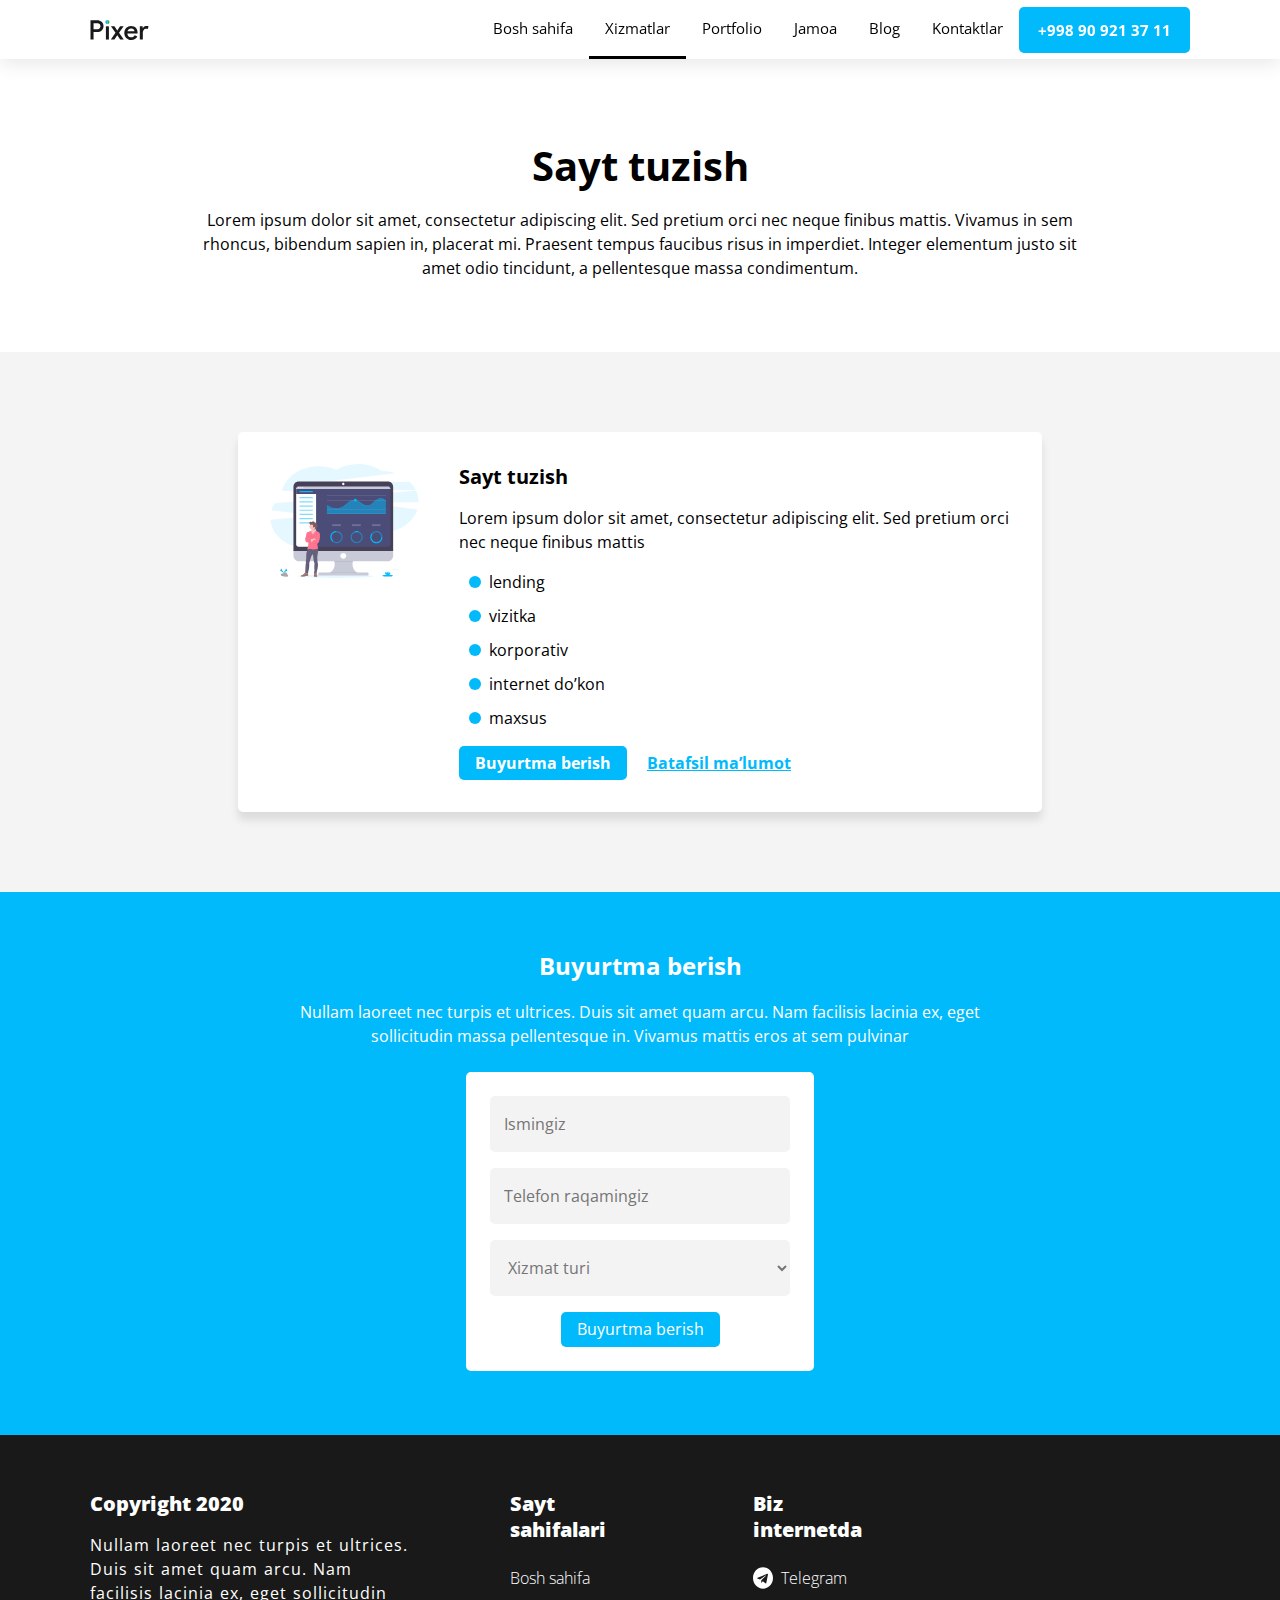
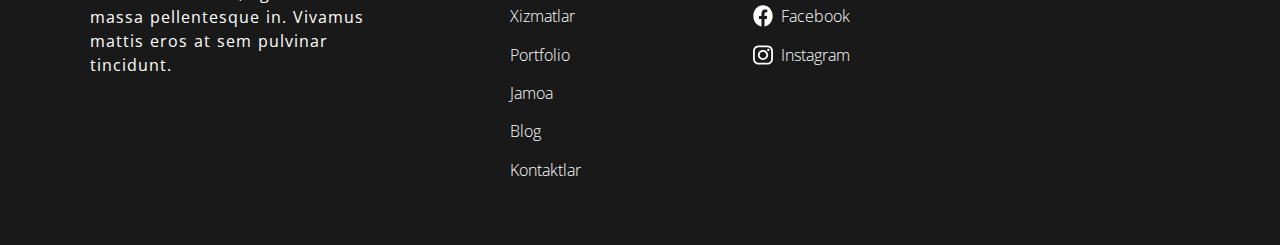
<file: sayt-tuzish.html>
<!doctype html>
<html lang="en">
<head>
    <meta charset="UTF-8">
    <meta http-equiv="X-UA-Compatible" content="ie=edge">
	<link rel="preconnect" href="https://fonts.gstatic.com">
	<link href="https://fonts.googleapis.com/css2?family=Open+Sans:wght@400;700&display=swap" rel="stylesheet">
    <link rel="stylesheet" href="css/normalize.min.css" type="text/css">
    <link rel="stylesheet" href="css/main.min.css" type="text/css">
	<link rel="stylesheet" href="css/xizmatlar.min.css" type="text/css">
    <title>Xizmatlar | WEB sayt tuzish</title>
</head>
<body>
	<nav>
        <div class="container">
            <div class="nav-brand">
                <a href="index.html">
                    <img src="img/brand.svg" alt="brand">
                </a>
            </div>
            <ul class="nav-menu">
                <li class="nav-item"><a href="index.html" class="nav-link">Bosh sahifa</a></li>
                <li id="dr" class="nav-item">
                    <a href="xizmatlar.html" class="nav-link active">Xizmatlar</a>
                    <ul class="drop-down border">
                        <li class="drop-item"><a href="sayt-tuzish.html" class="drop-link">Vebsayt</a></li>
                        <li class="drop-item"><a href="telegram-bot.html" class="drop-link">Telegram bott</a></li>
                        <li class="drop-item"><a href="SMM.html" class="drop-link">SMM</a></li>
                        <li class="drop-item"><a href="grafik-dizayn.html" class="drop-link">Grafik dizayn</a></li>
                        <li class="drop-item"><a href="CRM-tizim.html" class="drop-link">CRM tizim</a></li>
                    </ul>
                </li>
                <li class="nav-item"><a href="portfolio.html" class="nav-link">Portfolio</a></li>
                <li class="nav-item"><a href="jamoa.html" class="nav-link">Jamoa</a></li>
                <li class="nav-item"><a href="blog.html" class="nav-link">Blog</a></li>
                <li class="nav-item"><a href="kontaktlar.html" class="nav-link">Kontaktlar</a></li>
                <li class="nav-item"><a href="tel:+998909213711" class="nav-link border">+998 90 921 37 11</a></li>
            </ul>
        </div>
    </nav>

    <section class="banner">
    	<h1>
    		Sayt tuzish
    	</h1>
    	<p>
    		Lorem ipsum dolor sit amet, consectetur adipiscing elit. Sed pretium orci nec neque finibus mattis. Vivamus in sem <br> rhoncus, bibendum sapien in, placerat mi. Praesent tempus faucibus risus in imperdiet. Integer elementum justo sit <br> amet odio tincidunt, a pellentesque massa condimentum.
    	</p>
	</section>
    
    <section class="content">
		<div class="box1 border">
			<div class="box-text" id="saytTuzish">
				<h3>
					Sayt tuzish
				</h3>
				<p>
					Lorem ipsum dolor sit amet, consectetur adipiscing elit. Sed pretium orci nec neque finibus mattis
				</p>
				<ul class="box-list">
					<li class="box-item"><p>lending</p></li>
					<li class="box-item"><p>vizitka</p></li>
					<li class="box-item"><p>korporativ</p></li>
					<li class="box-item"><p>internet do’kon</p></li>
					<li class="box-item"><p>maxsus</p></li>
				</ul>
				<a href="#buyurtmaBerish" class="btn border">Buyurtma berish</a>
				<a href="#" class="link">Batafsil ma’lumot</a>
			</div>
        </div>
	</section>

	<footer>
		<section class="top">
			<div class="container" id="buyurtmaBerish">
				<h2 id="h2">
					Buyurtma berish
				</h2>
				<p>
					Nullam laoreet nec turpis et ultrices. Duis sit amet quam arcu. Nam facilisis lacinia ex, eget <br> sollicitudin massa pellentesque in. Vivamus mattis eros at sem pulvinar
				</p>
				<form action="https://echo.htmlacademy.ru/" method="POST" class="form border">
					<input type="text" placeholder="Ismingiz" required name="name" aria-label="Ismingiz">
					<input type="tel" placeholder="Telefon raqamingiz" required name="tel" aria-label="Telefon raqamingiz">
					<label for="service" id="service-label">Xizmat tiri</label>
					<select required name="service" id="service">
						<option selected disabled value="">Xizmat turi</option>
						<option value="sayt-tuzish">Sayt tuzish</option>
						<option value="telegram-bot">Telegram bot</option>
						<option value="smm">SMM</option>
						<option value="grafik-dizayn">Grafik dizayn</option>
						<option value="crm-tizim">CRM tizim</option>
					</select>
					<button type="submit" class="btn border">Buyurtma berish</button>
				</form>
			</div>
		</section>
		<div class="bottom">
			<div class="container">
				<div class="box">
					<p>
						Copyright 2020
					</p>
					<p>
						Nullam laoreet nec turpis et ultrices. Duis sit amet quam arcu. Nam facilisis lacinia ex, eget sollicitudin massa pellentesque in. Vivamus mattis eros at sem pulvinar tincidunt.
					</p>
				</div>
				<div class="box">
					<p>
						Sayt sahifalari
					</p>
					<ul class="list-page-left">
						<li><a href="index.html" class="page-link-left">Bosh sahifa</a></li>
						<li><a href="xizmatlar.html" class="page-link-left">Xizmatlar</a></li>
						<li><a href="portfolio.html" class="page-link-left">Portfolio</a></li>
						<li><a href="jamoa.html" class="page-link-left">Jamoa</a></li>
						<li><a href="blog.html" class="page-link-left">Blog</a></li>
						<li><a href="kontaktlar.html" class="page-link-left">Kontaktlar</a></li>
					</ul>
				</div>
				<div class="box">
					<p>
						Biz internetda
					</p>
					<ul class="list-page-right">
						<li class="page-item-right">
							<a href="#" target="_blank" class="page-link-right">Telegram</a>
						</li>
						<li class="page-item-right">
							<a href="#" target="_blank" class="page-link-right">Facebook</a>
						</li>
						<li class="page-item-right">
							<a href="#" target="_blank" class="page-link-right">Instagram</a>
						</li>
					</ul>
				</div>
			</div>
		</div>
</footer>

<script src="js/jquery-3.6.0.min.js"></script>
<script src="js/respond.min.js"></script>
<script src="js/html5shiv.min.js"></script>
<script src="js/selectivizr-min.js"></script>
<script src="js/jquery.waypoints.min.js"></script>
</body>
</html>
</file>
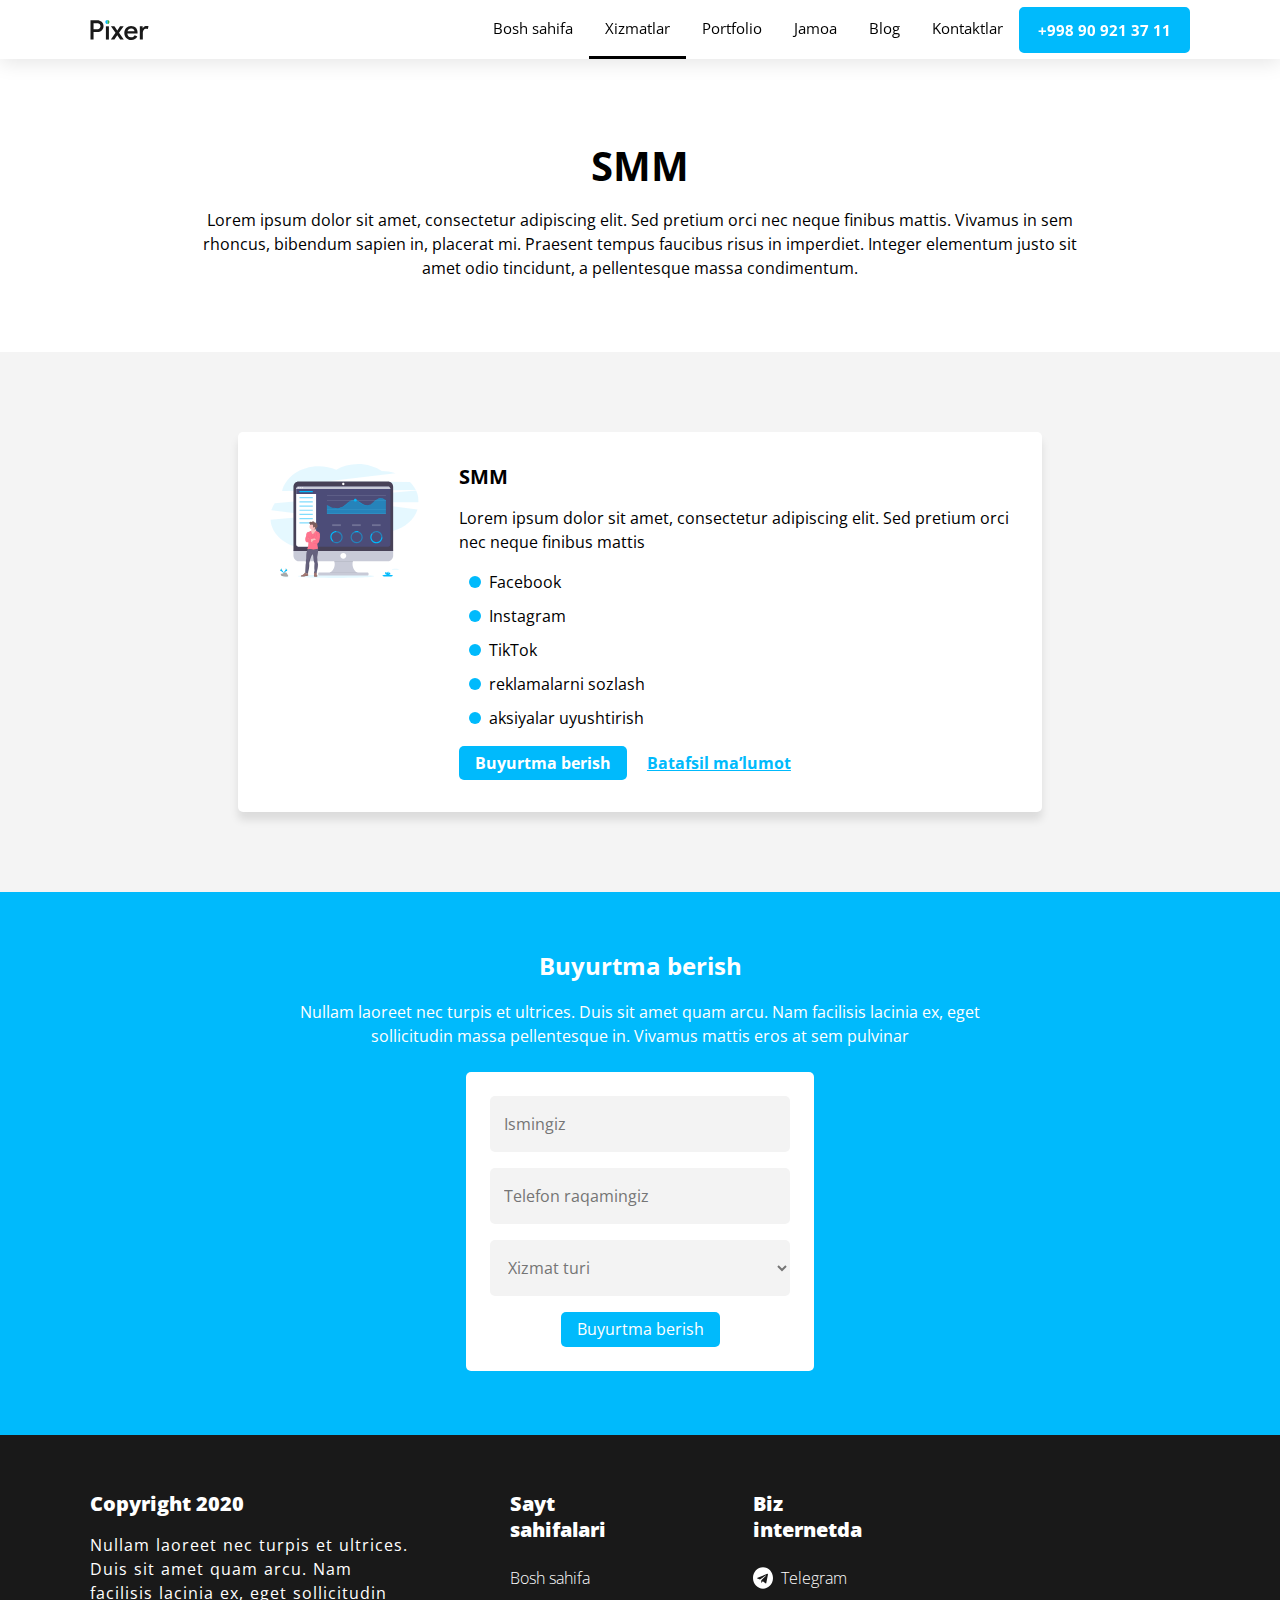
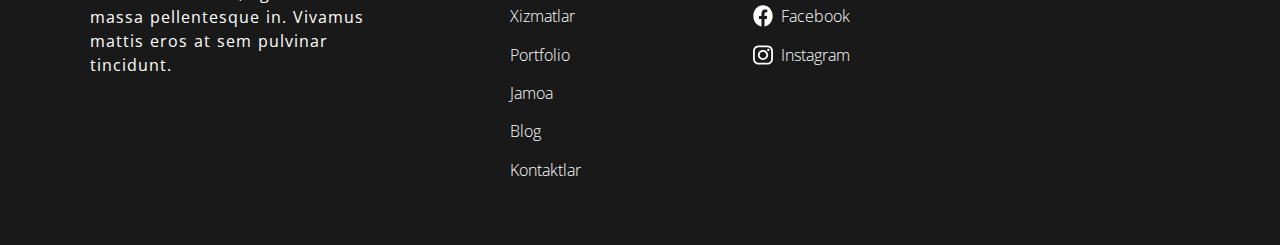
<file: SMM.html>
<!doctype html>
<html lang="en">
<head>
    <meta charset="UTF-8">
    <meta http-equiv="X-UA-Compatible" content="ie=edge">
	<link rel="preconnect" href="https://fonts.gstatic.com">
	<link href="https://fonts.googleapis.com/css2?family=Open+Sans:wght@400;700&display=swap" rel="stylesheet">
    <link rel="stylesheet" href="css/normalize.min.css" type="text/css">
    <link rel="stylesheet" href="css/main.min.css" type="text/css">
	<link rel="stylesheet" href="css/xizmatlar.min.css" type="text/css">
    <title>Xizmatlar | WEB sayt tuzish</title>
</head>
<body>
	<nav>
        <div class="container">
            <div class="nav-brand">
                <a href="index.html">
                    <img src="img/brand.svg" alt="brand">
                </a>
            </div>
            <ul class="nav-menu">
                <li class="nav-item"><a href="index.html" class="nav-link">Bosh sahifa</a></li>
                <li id="dr" class="nav-item">
                    <a href="xizmatlar.html" class="nav-link active">Xizmatlar</a>
                    <ul class="drop-down border">
                        <li class="drop-item"><a href="sayt-tuzish.html" class="drop-link">Vebsayt</a></li>
                        <li class="drop-item"><a href="telegram-bot.html" class="drop-link">Telegram bott</a></li>
                        <li class="drop-item"><a href="SMM.html" class="drop-link">SMM</a></li>
                        <li class="drop-item"><a href="grafik-dizayn.html" class="drop-link">Grafik dizayn</a></li>
                        <li class="drop-item"><a href="CRM-tizim.html" class="drop-link">CRM tizim</a></li>
                    </ul>
                </li>
                <li class="nav-item"><a href="portfolio.html" class="nav-link">Portfolio</a></li>
                <li class="nav-item"><a href="jamoa.html" class="nav-link">Jamoa</a></li>
                <li class="nav-item"><a href="blog.html" class="nav-link">Blog</a></li>
                <li class="nav-item"><a href="kontaktlar.html" class="nav-link">Kontaktlar</a></li>
                <li class="nav-item"><a href="tel:+998 90 921 37 11" class="nav-link border">+998 90 921 37 11</a></li>
            </ul>
        </div>
    </nav>

    <section class="banner">
    	<h1>
    		SMM
    	</h1>
    	<p>
    		Lorem ipsum dolor sit amet, consectetur adipiscing elit. Sed pretium orci nec neque finibus mattis. Vivamus in sem <br> rhoncus, bibendum sapien in, placerat mi. Praesent tempus faucibus risus in imperdiet. Integer elementum justo sit <br> amet odio tincidunt, a pellentesque massa condimentum.
    	</p>
	</section>
    
    <section class="content">
		<div class="box1 border">
			<div class="box-text">
				<h3>
					SMM
				</h3>
				<p>
					Lorem ipsum dolor sit amet, consectetur adipiscing elit. Sed pretium orci nec neque finibus mattis
				</p>
				<ul class="box-list">
					<li class="box-item"><p>Facebook</p></li>
					<li class="box-item"><p>Instagram</p></li>
					<li class="box-item"><p>TikTok</p></li>
					<li class="box-item"><p>reklamalarni sozlash</p></li>
					<li class="box-item"><p>aksiyalar uyushtirish</p></li>
				</ul>
				<a href="#buyurtmaBerish" class="btn border">Buyurtma berish</a>
				<a href="#" class="link">Batafsil ma’lumot</a>
			</div></div>
	</section>

	<footer>
		<section class="top">
			<div class="container" id="buyurtmaBerish">
				<h2 id="h2">
					Buyurtma berish
				</h2>
				<p>
					Nullam laoreet nec turpis et ultrices. Duis sit amet quam arcu. Nam facilisis lacinia ex, eget <br> sollicitudin massa pellentesque in. Vivamus mattis eros at sem pulvinar
				</p>
				<form action="https://echo.htmlacademy.ru/" method="POST" class="form border">
					<input type="text" placeholder="Ismingiz" required name="name" aria-label="Ismingiz">
					<input type="tel" placeholder="Telefon raqamingiz" required name="tel" aria-label="Telefon raqamingiz">
					<label for="service" id="service-label">Xizmat tiri</label>
					<select required name="service" id="service">
						<option selected disabled value="">Xizmat turi</option>
						<option value="sayt-tuzish">Sayt tuzish</option>
						<option value="telegram-bot">Telegram bot</option>
						<option value="smm">SMM</option>
						<option value="grafik-dizayn">Grafik dizayn</option>
						<option value="crm-tizim">CRM tizim</option>
					</select>
					<button type="submit" class="btn border">Buyurtma berish</button>
				</form>
			</div>
		</section>
		<div class="bottom">
			<div class="container">
				<div class="box">
					<p>
						Copyright 2020
					</p>
					<p>
						Nullam laoreet nec turpis et ultrices. Duis sit amet quam arcu. Nam facilisis lacinia ex, eget sollicitudin massa pellentesque in. Vivamus mattis eros at sem pulvinar tincidunt.
					</p>
				</div>
				<div class="box">
					<p>
						Sayt sahifalari
					</p>
					<ul class="list-page-left">
						<li><a href="index.html" class="page-link-left">Bosh sahifa</a></li>
						<li><a href="xizmatlar.html" class="page-link-left">Xizmatlar</a></li>
						<li><a href="portfolio.html" class="page-link-left">Portfolio</a></li>
						<li><a href="jamoa.html" class="page-link-left">Jamoa</a></li>
						<li><a href="blog.html" class="page-link-left">Blog</a></li>
						<li><a href="kontaktlar.html" class="page-link-left">Kontaktlar</a></li>
					</ul>
				</div>
				<div class="box">
					<p>
						Biz internetda
					</p>
					<ul class="list-page-right">
						<li class="page-item-right">
							<a href="#" target="_blank" class="page-link-right">Telegram</a>
						</li>
						<li class="page-item-right">
							<a href="#" target="_blank" class="page-link-right">Facebook</a>
						</li>
						<li class="page-item-right">
							<a href="#" target="_blank" class="page-link-right">Instagram</a>
						</li>
					</ul>
				</div>
			</div>
		</div>
</footer>

<script src="js/jquery-3.6.0.min.js"></script>
<script src="js/respond.min.js"></script>
<script src="js/html5shiv.min.js"></script>
<script src="js/selectivizr-min.js"></script>
<script src="js/jquery.waypoints.min.js"></script>
</body>
</html>
</file>
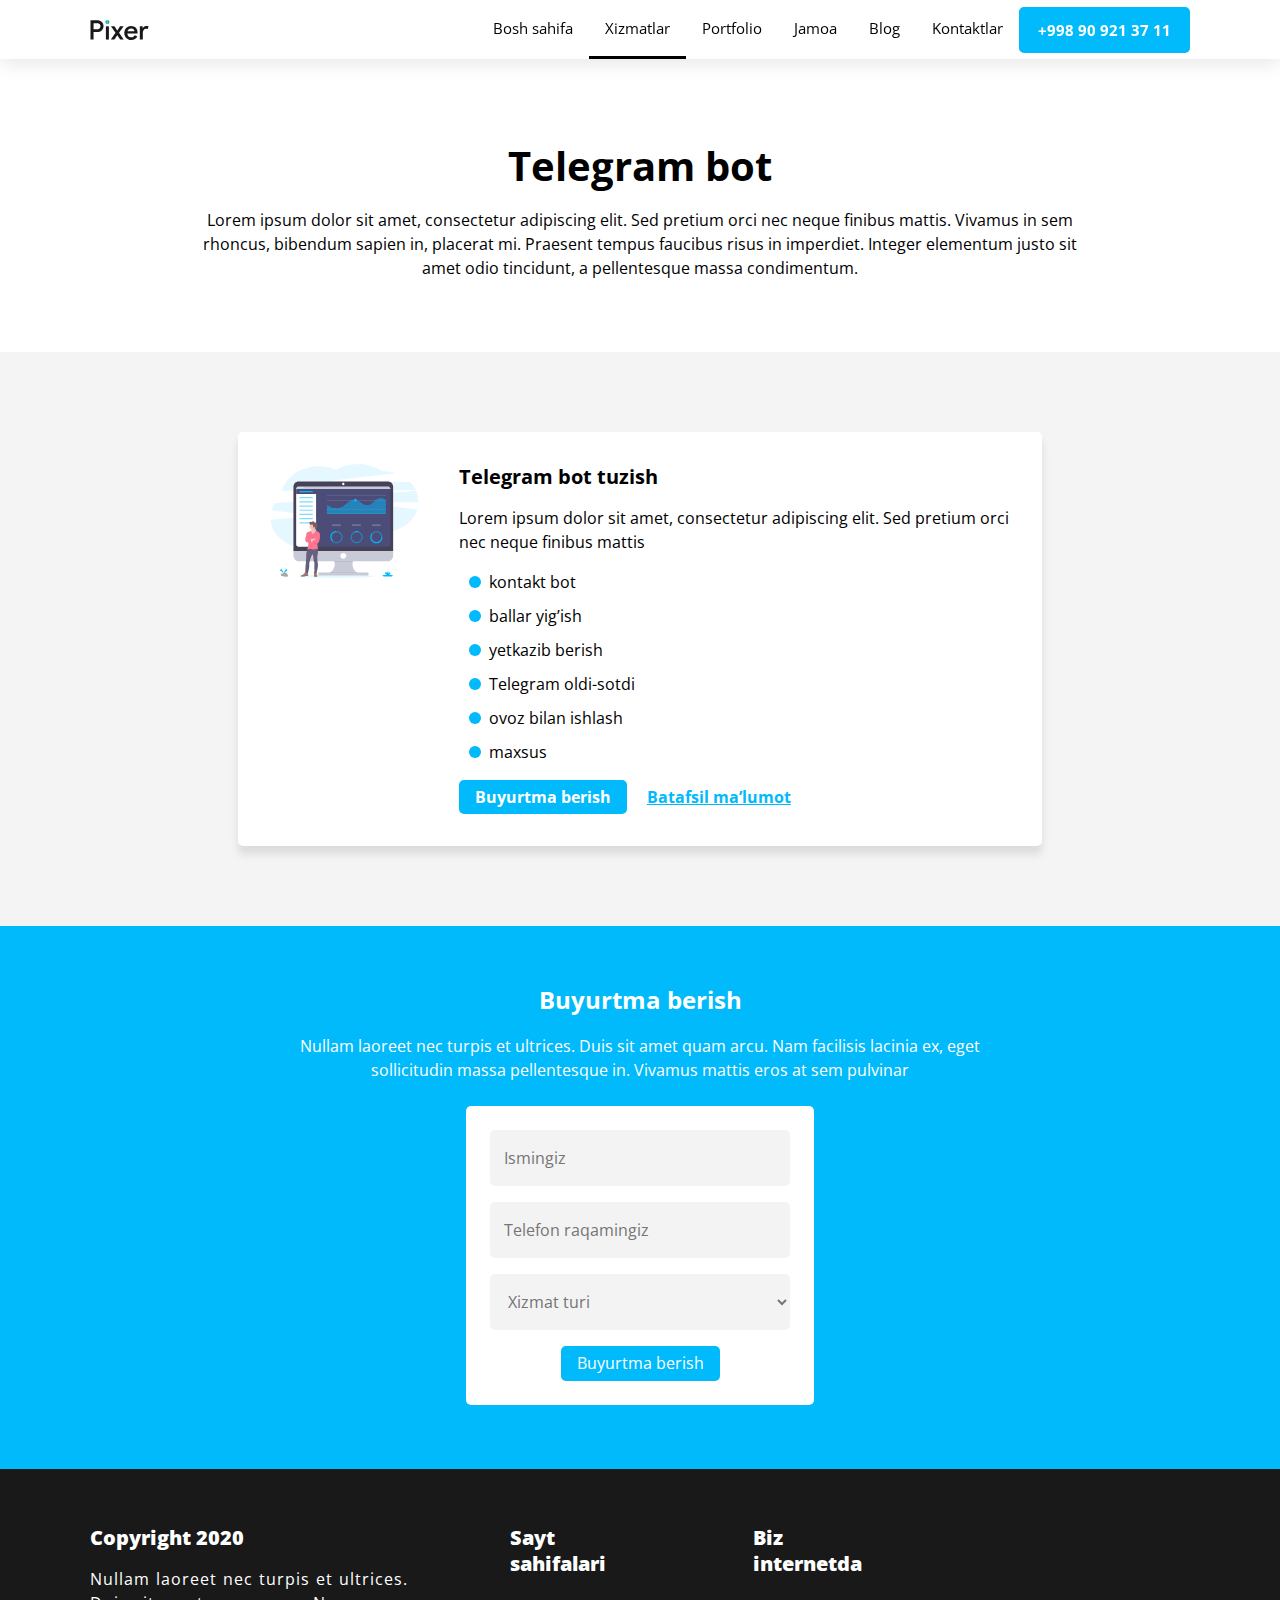
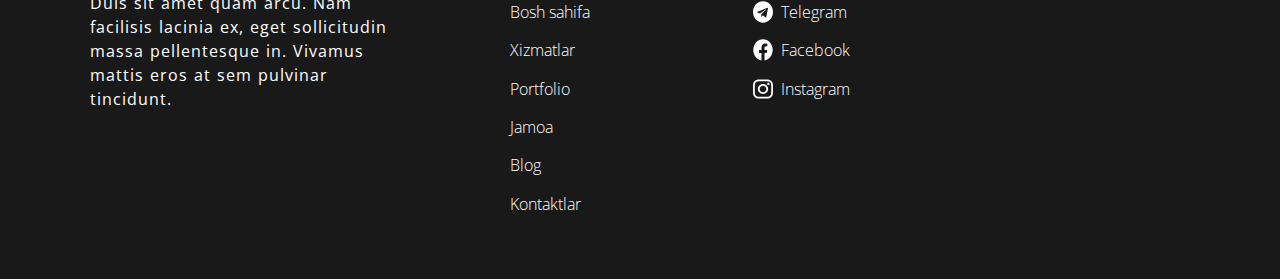
<file: telegram-bot.html>
<!doctype html>
<html lang="en">
<head>
    <meta charset="UTF-8">
    <meta http-equiv="X-UA-Compatible" content="ie=edge">
	<link rel="preconnect" href="https://fonts.gstatic.com">
	<link href="https://fonts.googleapis.com/css2?family=Open+Sans:wght@400;700&display=swap" rel="stylesheet">
    <link rel="stylesheet" href="css/normalize.min.css" type="text/css">
    <link rel="stylesheet" href="css/main.min.css" type="text/css">
	<link rel="stylesheet" href="css/xizmatlar.min.css" type="text/css">
    <title>Xizmatlar | Telegram bot</title>
</head>
<body>
	<nav>
        <div class="container">
            <div class="nav-brand">
                <a href="index.html">
                    <img src="img/brand.svg" alt="brand">
                </a>
            </div>
            <ul class="nav-menu">
                <li class="nav-item"><a href="index.html" class="nav-link">Bosh sahifa</a></li>
                <li id="dr" class="nav-item">
                    <a href="xizmatlar.html" class="nav-link active">Xizmatlar</a>
                    <ul class="drop-down border">
                        <li class="drop-item"><a href="sayt-tuzish.html" class="drop-link">Vebsayt</a></li>
                        <li class="drop-item"><a href="telegram-bot.html" class="drop-link">Telegram bott</a></li>
                        <li class="drop-item"><a href="SMM.html" class="drop-link">SMM</a></li>
                        <li class="drop-item"><a href="grafik-dizayn.html" class="drop-link">Grafik dizayn</a></li>
                        <li class="drop-item"><a href="CRM-tizim.html" class="drop-link">CRM tizim</a></li>
                    </ul>
                </li>
                <li class="nav-item"><a href="portfolio.html" class="nav-link">Portfolio</a></li>
                <li class="nav-item"><a href="jamoa.html" class="nav-link">Jamoa</a></li>
                <li class="nav-item"><a href="blog.html" class="nav-link">Blog</a></li>
                <li class="nav-item"><a href="kontaktlar.html" class="nav-link">Kontaktlar</a></li>
                <li class="nav-item"><a href="tel:+998909213711" class="nav-link border">+998 90 921 37 11</a></li>
            </ul>
        </div>
    </nav>

    <section class="banner">
    	<h1>
    		Telegram bot
    	</h1>
    	<p>
    		Lorem ipsum dolor sit amet, consectetur adipiscing elit. Sed pretium orci nec neque finibus mattis. Vivamus in sem <br> rhoncus, bibendum sapien in, placerat mi. Praesent tempus faucibus risus in imperdiet. Integer elementum justo sit <br> amet odio tincidunt, a pellentesque massa condimentum.
    	</p>
	</section>
    
    <section class="content">
		<div class="box1 border">
			<div class="box-text">
				<h3>
					Telegram bot tuzish
				</h3>
				<p>
					Lorem ipsum dolor sit amet, consectetur adipiscing elit. Sed pretium orci nec neque finibus mattis
				</p>
				<ul class="box-list">
					<li class="box-item"><p>kontakt bot</p></li>
					<li class="box-item"><p>ballar yig’ish</p></li>
					<li class="box-item"><p>yetkazib berish</p></li>
					<li class="box-item"><p>Telegram oldi-sotdi</p></li>
					<li class="box-item"><p>ovoz bilan ishlash</p></li>
					<li class="box-item"><p>maxsus</p></li>
				</ul>
				<a href="#buyurtmaBerish" class="btn border">Buyurtma berish</a>
				<a href="#" class="link">Batafsil ma’lumot</a>
			</div></div>
	</section>

	<footer>
		<section class="top">
			<div class="container" id="buyurtmaBerish">
				<h2 id="h2">
					Buyurtma berish
				</h2>
				<p>
					Nullam laoreet nec turpis et ultrices. Duis sit amet quam arcu. Nam facilisis lacinia ex, eget <br> sollicitudin massa pellentesque in. Vivamus mattis eros at sem pulvinar
				</p>
				<form action="https://echo.htmlacademy.ru/" method="POST" class="form border">
					<input type="text" placeholder="Ismingiz" required name="name" aria-label="Ismingiz">
					<input type="tel" placeholder="Telefon raqamingiz" required name="tel" aria-label="Telefon raqamingiz">
					<label for="service" id="service-label">Xizmat tiri</label>
					<select required name="service" id="service">
						<option selected disabled value="">Xizmat turi</option>
						<option value="sayt-tuzish">Sayt tuzish</option>
						<option value="telegram-bot">Telegram bot</option>
						<option value="smm">SMM</option>
						<option value="grafik-dizayn">Grafik dizayn</option>
						<option value="crm-tizim">CRM tizim</option>
					</select>
					<button type="submit" class="btn border">Buyurtma berish</button>
				</form>
			</div>
		</section>
		<div class="bottom">
			<div class="container">
				<div class="box">
					<p>
						Copyright 2020
					</p>
					<p>
						Nullam laoreet nec turpis et ultrices. Duis sit amet quam arcu. Nam facilisis lacinia ex, eget sollicitudin massa pellentesque in. Vivamus mattis eros at sem pulvinar tincidunt.
					</p>
				</div>
				<div class="box">
					<p>
						Sayt sahifalari
					</p>
					<ul class="list-page-left">
						<li><a href="index.html" class="page-link-left">Bosh sahifa</a></li>
						<li><a href="xizmatlar.html" class="page-link-left">Xizmatlar</a></li>
						<li><a href="portfolio.html" class="page-link-left">Portfolio</a></li>
						<li><a href="jamoa.html" class="page-link-left">Jamoa</a></li>
						<li><a href="blog.html" class="page-link-left">Blog</a></li>
						<li><a href="kontaktlar.html" class="page-link-left">Kontaktlar</a></li>
					</ul>
				</div>
				<div class="box">
					<p>
						Biz internetda
					</p>
					<ul class="list-page-right">
						<li class="page-item-right">
							<a href="#" target="_blank" class="page-link-right">Telegram</a>
						</li>
						<li class="page-item-right">
							<a href="#" target="_blank" class="page-link-right">Facebook</a>
						</li>
						<li class="page-item-right">
							<a href="#" target="_blank" class="page-link-right">Instagram</a>
						</li>
					</ul>
				</div>
			</div>
		</div>
</footer>

<script src="js/jquery-3.6.0.min.js"></script>
<script src="js/respond.min.js"></script>
<script src="js/html5shiv.min.js"></script>
<script src="js/selectivizr-min.js"></script>
<script src="js/jquery.waypoints.min.js"></script>
</body>
</html>
</file>
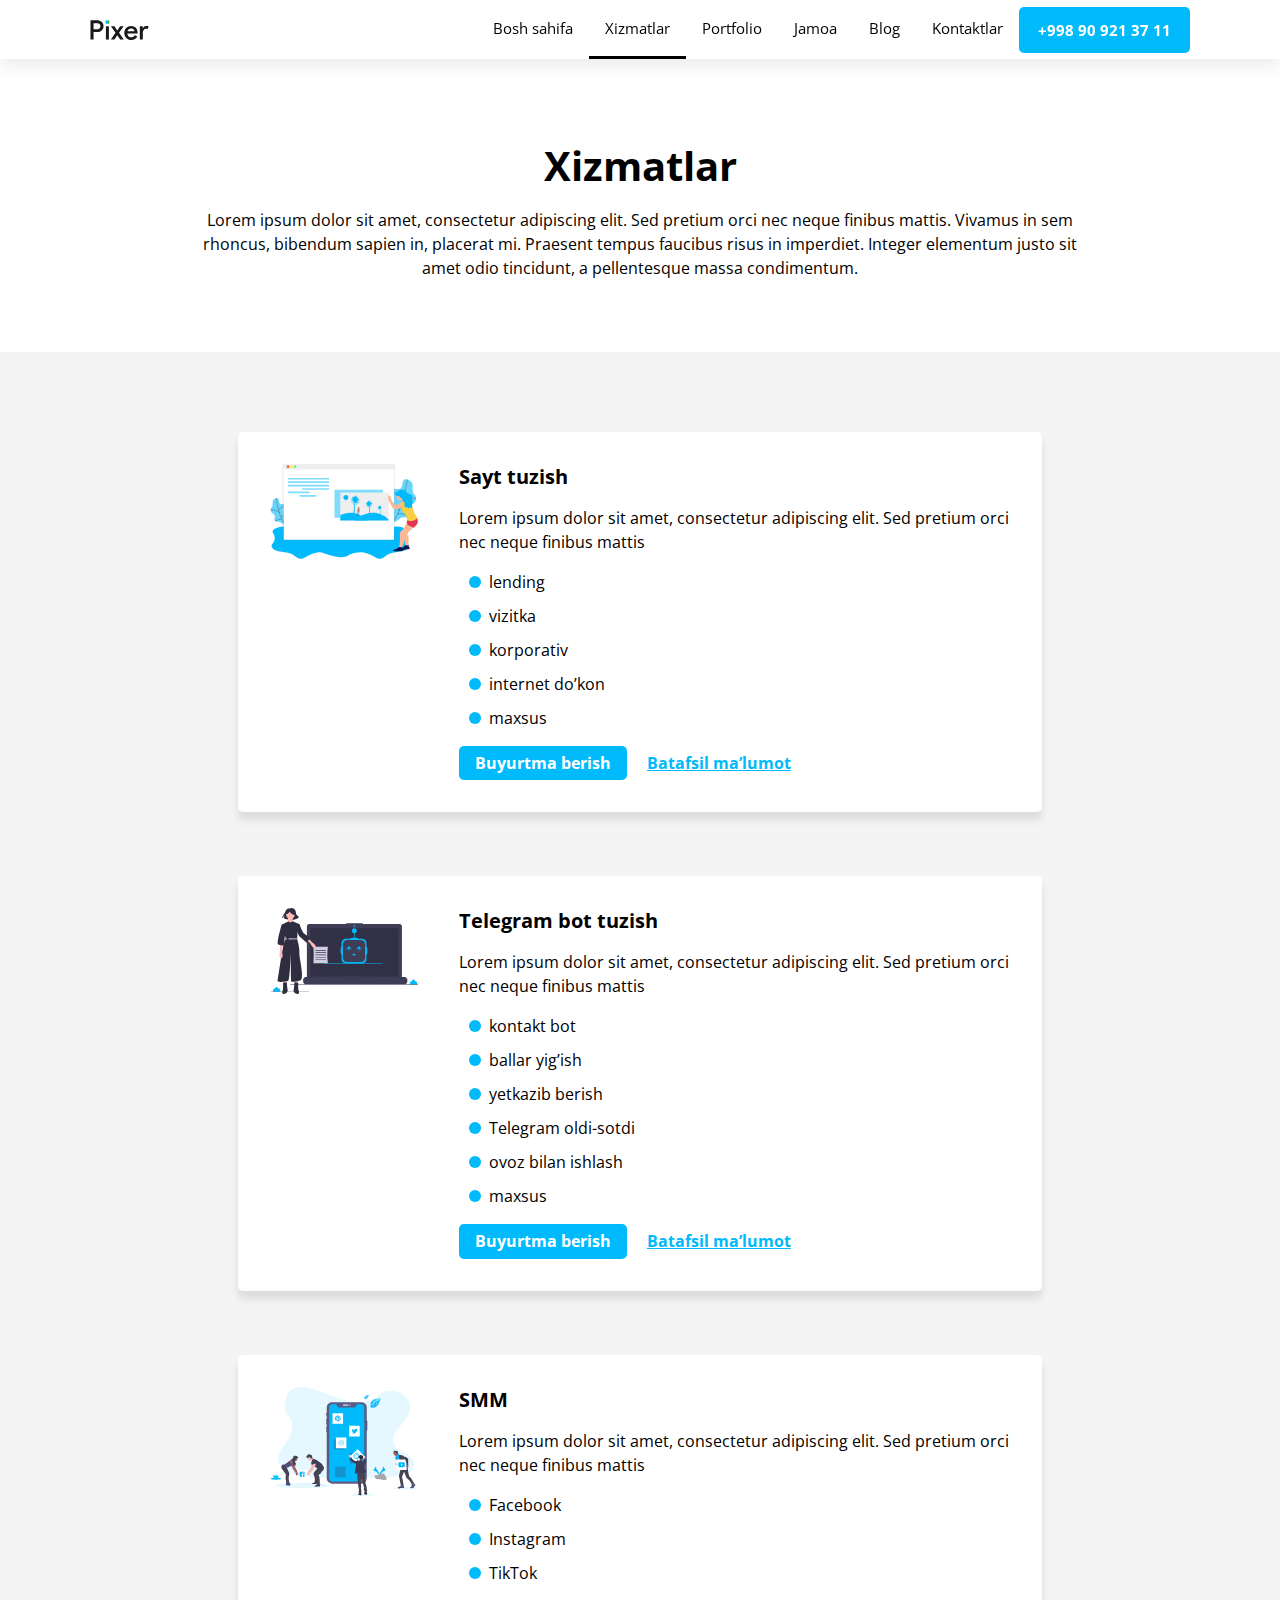
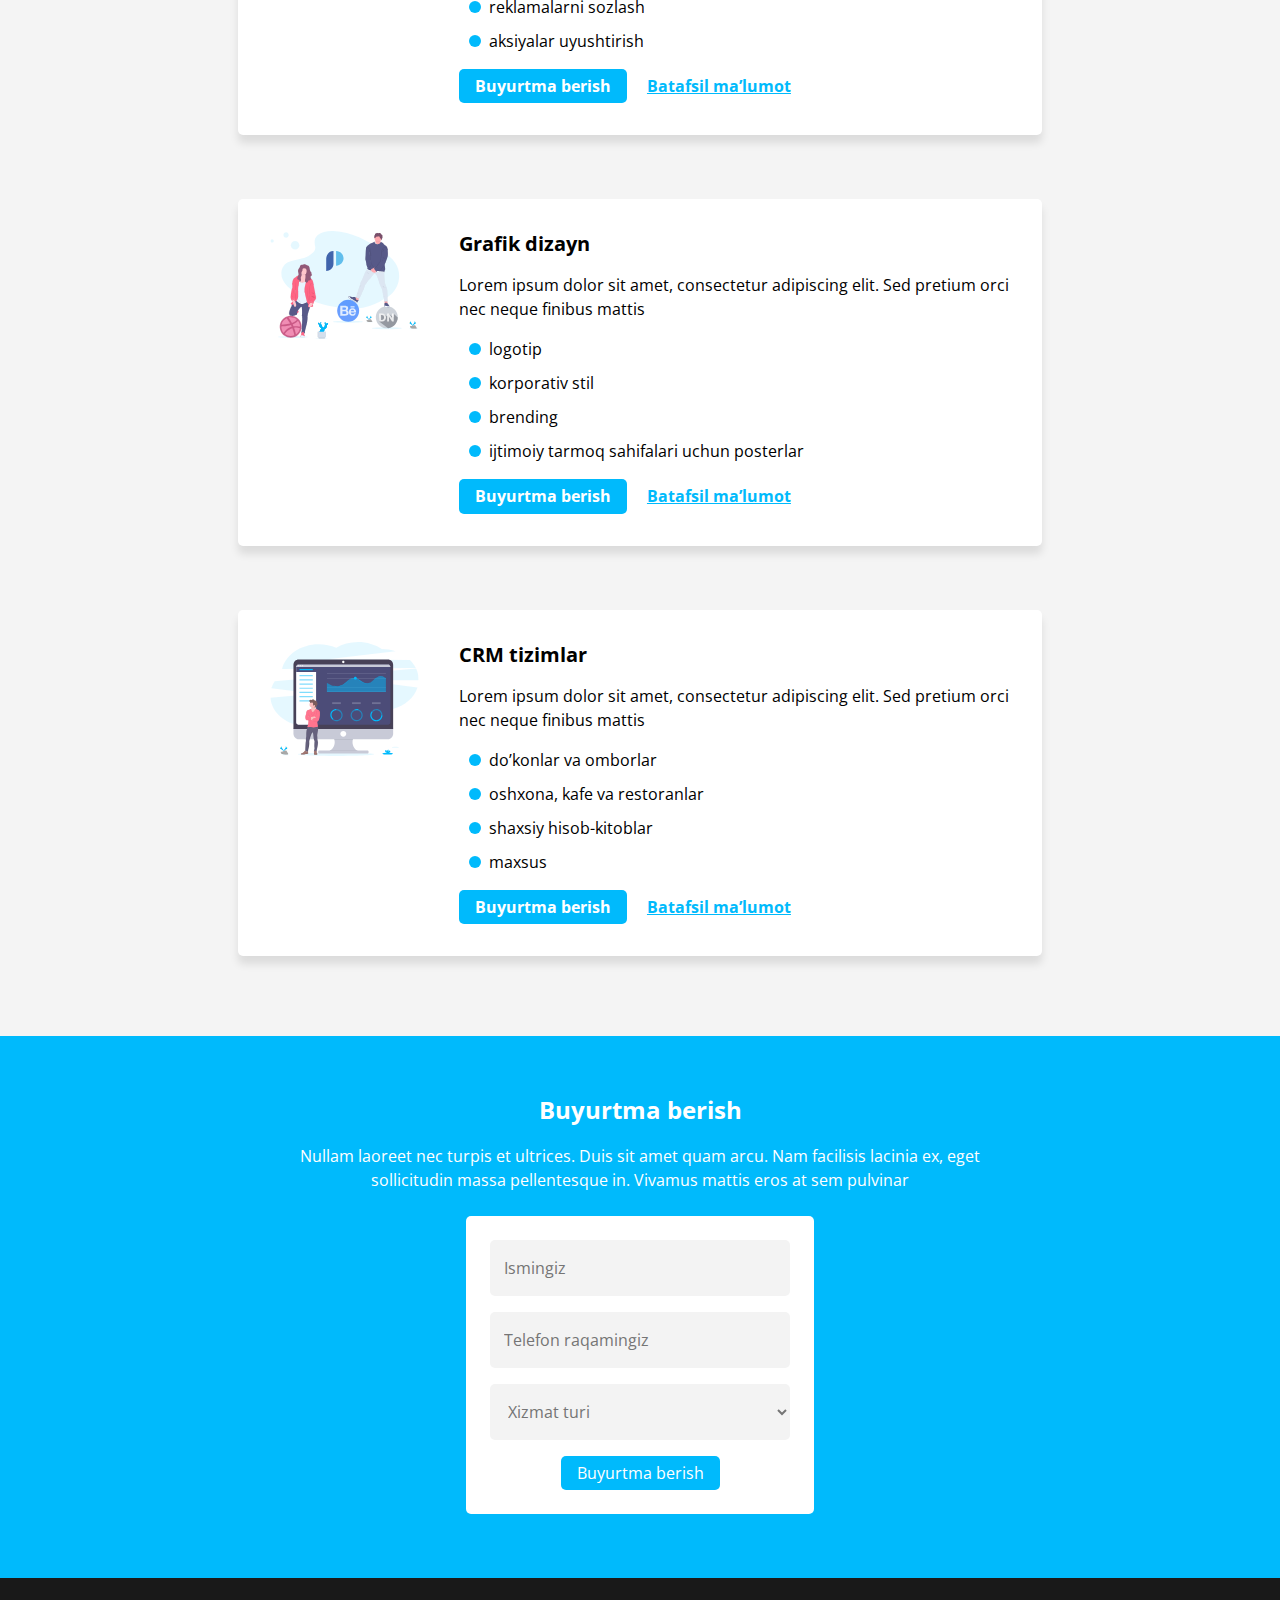
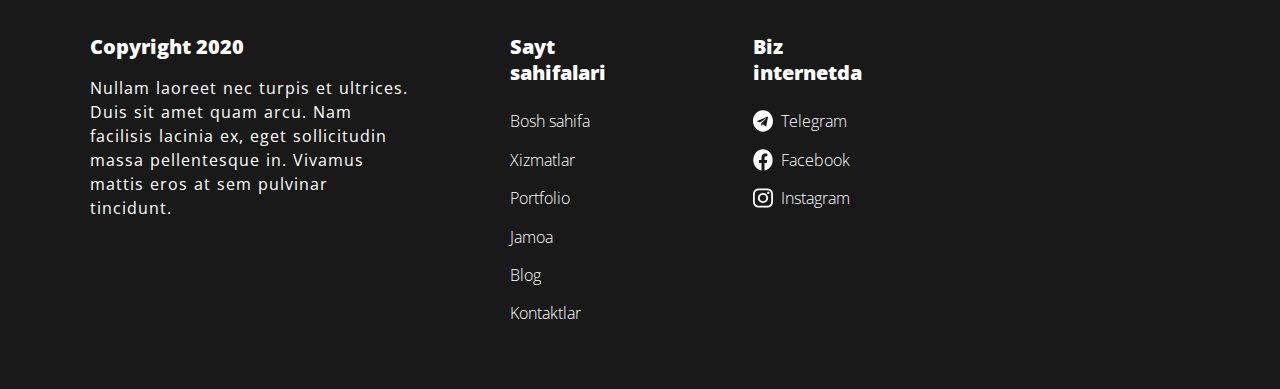
<file: xizmatlar.html>
<!doctype html>
<html lang="en">
<head>
    <meta charset="UTF-8">
    <meta http-equiv="X-UA-Compatible" content="ie=edge">
	<link rel="preconnect" href="https://fonts.gstatic.com">
	<link href="https://fonts.googleapis.com/css2?family=Open+Sans:wght@400;700&display=swap" rel="stylesheet">
    <link rel="stylesheet" href="css/normalize.min.css" type="text/css">
    <link rel="stylesheet" href="css/main.min.css" type="text/css">
	<link rel="stylesheet" href="css/xizmatlar.min.css" type="text/css">
    <title>Pixer | Xizmatlar</title>
</head>
<body>
	<nav>
        <div class="container">
            <div class="nav-brand">
                <a href="index.html">
                    <img src="img/brand.svg" alt="brand">
                </a>
            </div>
            <ul class="nav-menu">
                <li class="nav-item"><a href="index.html" class="nav-link">Bosh sahifa</a></li>
                <li id="dr" class="nav-item">
                    <a href="xizmatlar.html" class="nav-link active">Xizmatlar</a>
                    <ul class="drop-down border">
                        <li class="drop-item"><a href="sayt-tuzish.html" class="drop-link">Vebsayt</a></li>
                        <li class="drop-item"><a href="telegram-bot.html" class="drop-link">Telegram bott</a></li>
                        <li class="drop-item"><a href="SMM.html" class="drop-link">SMM</a></li>
                        <li class="drop-item"><a href="grafik-dizayn.html" class="drop-link">Grafik dizayn</a></li>
                        <li class="drop-item"><a href="CRM-tizim.html" class="drop-link">CRM tizim</a></li>
                    </ul>
                </li>
                <li class="nav-item"><a href="portfolio.html" class="nav-link">Portfolio</a></li>
                <li class="nav-item"><a href="jamoa.html" class="nav-link">Jamoa</a></li>
                <li class="nav-item"><a href="blog.html" class="nav-link">Blog</a></li>
                <li class="nav-item"><a href="kontaktlar.html" class="nav-link">Kontaktlar</a></li>
                <li class="nav-item"><a href="tel:+998909213711" class="nav-link border">+998 90 921 37 11</a></li>
            </ul>
        </div>
    </nav>

    <section class="banner">
    	<h1>
    		Xizmatlar
    	</h1>
    	<p>
    		Lorem ipsum dolor sit amet, consectetur adipiscing elit. Sed pretium orci nec neque finibus mattis. Vivamus in sem <br> rhoncus, bibendum sapien in, placerat mi. Praesent tempus faucibus risus in imperdiet. Integer elementum justo sit <br> amet odio tincidunt, a pellentesque massa condimentum.
    	</p>
	</section>
    <section class="content">
		<div class="box1 border">
			<div class="box-text" id="saytTuzish">
				<h3>
					Sayt tuzish
				</h3>
				<p>
					Lorem ipsum dolor sit amet, consectetur adipiscing elit. Sed pretium orci nec neque finibus mattis
				</p>
				<ul class="box-list">
					<li class="box-item"><p>lending</p></li>
					<li class="box-item"><p>vizitka</p></li>
					<li class="box-item"><p>korporativ</p></li>
					<li class="box-item"><p>internet do’kon</p></li>
					<li class="box-item"><p>maxsus</p></li>
				</ul>
				<a href="#buyurtmaBerish" class="btn border">Buyurtma berish</a>
				<a href="#" class="link">Batafsil ma’lumot</a>
			</div></div>
		<div class="box1 border">
			<div class="box-text">
				<h3>
					Telegram bot tuzish
				</h3>
				<p>
					Lorem ipsum dolor sit amet, consectetur adipiscing elit. Sed pretium orci nec neque finibus mattis
				</p>
				<ul class="box-list">
					<li class="box-item"><p>kontakt bot</p></li>
					<li class="box-item"><p>ballar yig’ish</p></li>
					<li class="box-item"><p>yetkazib berish</p></li>
					<li class="box-item"><p>Telegram oldi-sotdi</p></li>
					<li class="box-item"><p>ovoz bilan ishlash</p></li>
					<li class="box-item"><p>maxsus</p></li>
				</ul>
				<a href="#buyurtmaBerish" class="btn border">Buyurtma berish</a>
				<a href="#" class="link">Batafsil ma’lumot</a>
			</div></div>
		<div class="box1 border">
			<div class="box-text">
				<h3>
					SMM
				</h3>
				<p>
					Lorem ipsum dolor sit amet, consectetur adipiscing elit. Sed pretium orci nec neque finibus mattis
				</p>
				<ul class="box-list">
					<li class="box-item"><p>Facebook</p></li>
					<li class="box-item"><p>Instagram</p></li>
					<li class="box-item"><p>TikTok</p></li>
					<li class="box-item"><p>reklamalarni sozlash</p></li>
					<li class="box-item"><p>aksiyalar uyushtirish</p></li>
				</ul>
				<a href="#buyurtmaBerish" class="btn border">Buyurtma berish</a>
				<a href="#" class="link">Batafsil ma’lumot</a>
			</div></div>
		<div class="box1 border">
			<div class="box-text">
				<h3>
					Grafik dizayn
				</h3>
				<p>
					Lorem ipsum dolor sit amet, consectetur adipiscing elit. Sed pretium orci nec neque finibus mattis
				</p>
				<ul class="box-list">
					<li class="box-item"><p>logotip</p></li>
					<li class="box-item"><p>korporativ stil</p></li>
					<li class="box-item"><p>brending</p></li>
					<li class="box-item"><p>ijtimoiy tarmoq sahifalari uchun posterlar</p></li>
				</ul>
				<a href="#buyurtmaBerish" class="btn border">Buyurtma berish</a>
				<a href="#" class="link">Batafsil ma’lumot</a>
			</div></div>
		<div class="box1 border">
			<div class="box-text">
				<h3>
					CRM tizimlar
				</h3>
				<p>
					Lorem ipsum dolor sit amet, consectetur adipiscing elit. Sed pretium orci nec neque finibus mattis
				</p>
				<ul class="box-list">
					<li class="box-item"><p>do’konlar va omborlar</p></li>
					<li class="box-item"><p>oshxona, kafe va restoranlar</p></li>
					<li class="box-item"><p>shaxsiy hisob-kitoblar</p></li>
					<li class="box-item"><p>maxsus</p></li>
				</ul>
				<a href="#buyurtmaBerish" class="btn border">Buyurtma berish</a>
				<a href="#" class="link">Batafsil ma’lumot</a>
			</div>
		</div>
	</section>

	<footer>
			<section class="top">
				<div class="container" id="buyurtmaBerish">
					<h2 id="h2">
						Buyurtma berish
					</h2>
					<p>
						Nullam laoreet nec turpis et ultrices. Duis sit amet quam arcu. Nam facilisis lacinia ex, eget <br> sollicitudin massa pellentesque in. Vivamus mattis eros at sem pulvinar
					</p>
					<form action="https://echo.htmlacademy.ru/" method="POST" class="form border">
						<input type="text" placeholder="Ismingiz" required name="name" aria-label="Ismingiz">
						<input type="tel" placeholder="Telefon raqamingiz" required name="tel" aria-label="Telefon raqamingiz">
						<label for="service" id="service-label">Xizmat tiri</label>
						<select required name="service" id="service">
							<option selected disabled value="">Xizmat turi</option>
							<option value="sayt-tuzish">Sayt tuzish</option>
							<option value="telegram-bot">Telegram bot</option>
							<option value="smm">SMM</option>
							<option value="grafik-dizayn">Grafik dizayn</option>
							<option value="crm-tizim">CRM tizim</option>
						</select>
						<button type="submit" class="btn border">Buyurtma berish</button>
					</form>
				</div>
			</section>
			<div class="bottom">
				<div class="container">
					<div class="box">
						<p>
							Copyright 2020
						</p>
						<p>
							Nullam laoreet nec turpis et ultrices. Duis sit amet quam arcu. Nam facilisis lacinia ex, eget sollicitudin massa pellentesque in. Vivamus mattis eros at sem pulvinar tincidunt.
						</p>
					</div>
					<div class="box">
						<p>
							Sayt sahifalari
						</p>
						<ul class="list-page-left">
							<li><a href="index.html" class="page-link-left">Bosh sahifa</a></li>
							<li><a href="xizmatlar.html" class="page-link-left">Xizmatlar</a></li>
							<li><a href="portfolio.html" class="page-link-left">Portfolio</a></li>
							<li><a href="jamoa.html" class="page-link-left">Jamoa</a></li>
							<li><a href="blog.html" class="page-link-left">Blog</a></li>
							<li><a href="kontaktlar.html" class="page-link-left">Kontaktlar</a></li>
						</ul>
					</div>
					<div class="box">
						<p>
							Biz internetda
						</p>
						<ul class="list-page-right">
							<li class="page-item-right">
								<a href="#" target="_blank" class="page-link-right">Telegram</a>
							</li>
							<li class="page-item-right">
								<a href="#" target="_blank" class="page-link-right">Facebook</a>
							</li>
							<li class="page-item-right">
								<a href="#" target="_blank" class="page-link-right">Instagram</a>
							</li>
						</ul>
					</div>
				</div>
			</div>
	</footer>

<script src="js/jquery-3.6.0.min.js"></script>
<script src="js/respond.min.js"></script>
<script src="js/html5shiv.min.js"></script>
<script src="js/selectivizr-min.js"></script>
<script src="js/jquery.waypoints.min.js"></script>
</body>
</html>
</file>
<file: css/main.min.css>
html{-webkit-box-sizing:border-box;box-sizing:border-box}*,::after,::before{-webkit-box-sizing:inherit;box-sizing:inherit;margin:0;padding:0}body{font-family:'Open Sans',Arial,sans-serif;font-style:normal;color:#000;font-weight:700}.container{max-width:1120px;margin:0 auto;padding:0 10px}ul{list-style:none}a{text-decoration:none}h1{font-size:187.5%;line-height:130%;margin:17px 0}h2{font-size:150%;line-height:150%;text-align:center;padding:56px 0 16px 0}h3{font-size:125%;line-height:130%;text-align:center;margin:16px auto}p{font-weight:400;font-size:100%;line-height:24px}.border{border-radius:5px}.btn{display:inline-block;padding:8px 16px;border:none;background-color:#00bafc;color:#fff;text-align:center;-webkit-transition:.3s;-o-transition:.3s;transition:.3s}.btn:hover{background-color:rgba(0,186,252,.8)}.btn:active{background-color:rgba(0,186,252,.6)}.active{border-bottom:3px solid #000!important}.active:active{background-color:transparent!important;color:#000!important}.box1,.card{-webkit-box-shadow:0 8px 8px rgba(0,0,0,.1);box-shadow:0 8px 8px rgba(0,0,0,.1)}nav{-webkit-box-shadow:0 4px 20px rgba(0,0,0,.1);box-shadow:0 4px 20px rgba(0,0,0,.1);background-color:#fff;position:fixed;width:100%;z-index:10}nav .container{display:-webkit-box;display:-ms-flexbox;display:flex;-webkit-box-align:center;-ms-flex-align:center;align-items:center}.nav-brand a{display:block;height:20px;width:60px;cursor:pointer}.nav-menu{margin-left:auto}.nav-brand a:hover{opacity:.8}.nav-brand a:active{opacity:.5}.nav-brand a img{width:100%;height:100%}.nav-menu{display:-webkit-box;display:-ms-flexbox;display:flex;-webkit-box-align:center;-ms-flex-align:center;align-items:center}.nav-link{color:#000;display:block;padding:16px;text-align:center;font-weight:400;font-size:93.75%;line-height:24px;border-bottom:3px solid transparent;-webkit-transition:.1s;-o-transition:.1s;transition:.1s}.nav-link:hover{border-bottom-color:#000}.nav-link:active{background-color:rgba(25,25,25,.7);border-bottom-color:transparent;color:#fff}.nav-item:last-child .nav-link{padding:8px 16px;background-color:#00bafc;color:#fff;font-weight:700;border:3px solid #00bafc;-webkit-transition:.1s;-o-transition:.1s;transition:.1s}.nav-item:last-child .nav-link:hover{background-color:transparent;color:#00bafc}.nav-item:last-child .nav-link:active{border-color:transparent!important;color:#fff!important;background-color:rgba(0,186,252,.6)!important}#dr{position:relative}.drop-down{position:absolute;top:59px;left:-19px;background-color:#fff;width:137px;padding:8px 0;visibility:hidden;opacity:0;-webkit-transition:.2s;-o-transition:.2s;transition:.2s;-webkit-transform:translateY(5px);-ms-transform:translateY(5px);transform:translateY(5px);-webkit-box-shadow:0 4px 24px rgba(0,0,0,.1);box-shadow:0 4px 24px rgba(0,0,0,.1)}.drop-down .drop-link{display:block;padding:8px 16px;font-weight:400;color:#000;-webkit-transition:background-color .3s ease,color .3s ease;-o-transition:background-color .3s ease,color .3s ease;transition:background-color .3s ease,color .3s ease}.drop-down .drop-link:hover{background-color:#00bafc;color:#fff}.drop-down .drop-link:active{background-color:#66d6fd}#dr:hover .drop-down{visibility:visible;-webkit-transform:translateY(0);-ms-transform:translateY(0);transform:translateY(0);opacity:1}.banner .container{display:-webkit-box;display:-ms-flexbox;padding-top:80px;display:flex;-webkit-box-pack:justify;-ms-flex-pack:justify;justify-content:space-between;-webkit-box-align:center;-ms-flex-align:center;align-items:center}.text-section p{margin-bottom:17px}.frame-section{width:458px;height:258px;margin:80px 0}.frame-section iframe{width:100%;height:100%;border:none}.first-content .container{text-align:center}.first-content p{text-align:center}.link{margin-left:16px;color:#00bafc;text-decoration:underline}.cards{display:-webkit-box;display:-ms-flexbox;display:flex;-webkit-box-pack:center;-ms-flex-pack:center;justify-content:center;-ms-flex-wrap:wrap;flex-wrap:wrap;margin-top:24px}.card{width:320px;height:260px;display:block;text-align:center;margin-left:35px;-webkit-transition:.1s;-o-transition:.1s;transition:.1s}.card *{color:#000}.card:before{content:'';width:202px;height:130px;display:block;background-position:center;background-size:202px 130px;background-repeat:no-repeat;margin:0 auto;margin-top:24px}.card:nth-child(1):before{background-image:url(../img/website-illustration.svg)}.card:nth-child(2):before{background-image:url(../img/bot-illustration.svg)}.card:nth-child(3):before{background-image:url(../img/smm-illustration.svg)}.card:nth-child(4):before{background-image:url(../img/design-illustration.svg)}.card:nth-child(5):before{background-image:url(../img/crm-illustration.svg)}.box1:hover,.card:hover{-webkit-box-shadow:0 12px 21px rgba(0,0,0,.1);box-shadow:0 12px 21px rgba(0,0,0,.1)}.box1:active,.card:active{-webkit-box-shadow:0 4px 4px rgba(0,0,0,.2);box-shadow:0 4px 4px rgba(0,0,0,.2)}.card:first-child,.card:nth-child(4){margin-left:0}.card:nth-child(4),.card:nth-child(5){margin-top:48px;margin-bottom:48px}.card img{margin:24px auto;margin-bottom:0}.second-content .container .mini-sections{display:-webkit-box;display:-ms-flexbox;display:flex;-webkit-box-align:center;-ms-flex-align:center;align-items:center;-webkit-box-orient:vertical;-webkit-box-direction:normal;-ms-flex-direction:column;flex-direction:column}.second-content{text-align:center;padding-bottom:56px}.second-content .container>p{margin-bottom:24px}.section{display:-webkit-box;display:-ms-flexbox;display:flex;-webkit-box-align:center;-ms-flex-align:center;align-items:center;margin-bottom:24px;width:832px;height:278px}.section:nth-child(odd) .section-text{-webkit-box-ordinal-group:3;-ms-flex-order:2;order:2;margin-left:32px}.section:nth-child(even) .section-text{-webkit-box-ordinal-group:2;-ms-flex-order:1;order:1;margin-right:32px}.section::before{content:'';width:300px;height:278px;display:block;background-position:center;background-size:100%;background-repeat:no-repeat}.section:first-child::before{-webkit-box-ordinal-group:2;-ms-flex-order:1;order:1;background-image:url(../img/step-illlustration.svg)}.section:nth-child(2)::before{-webkit-box-ordinal-group:3;-ms-flex-order:2;order:2;background-image:url(../img/step-illlustration2.svg)}.section:nth-child(3)::before{-webkit-box-ordinal-group:2;-ms-flex-order:1;order:1;background-image:url(../img/step-illustration3.svg)}.section:nth-child(4)::before{-webkit-box-ordinal-group:3;-ms-flex-order:2;order:2;background-image:url(../img/champ.svg)}.section:last-child::before{-webkit-box-ordinal-group:2;-ms-flex-order:1;order:1;background-image:url(../img/avat.svg)}.section h3,.section p{text-align:start}.top{background-color:#00bafc;padding-bottom:64px}.top h2,.top p{text-align:center;color:#fff}.form{width:348px;background-color:#fff;padding:24px;text-align:center;margin:24px auto;margin-bottom:0;position:relative}input,select{width:100%;padding:16px 14px;background-color:#f3f3f3;border:none;font-size:100%;line-height:24px;margin-bottom:16px;border-radius:5px}select{color:#757575}#service-label{visibility:hidden;position:absolute;top:63%;right:20%}.bottom{background-color:#191919;padding-top:56px;padding-bottom:56px}.bottom .container{display:-webkit-box;display:-ms-flexbox;display:flex}.box{margin-right:100px}.box p{color:#fff;text-align:start;word-spacing:1px;letter-spacing:1px}.box>p:first-child{font-size:20px;line-height:26px;margin-bottom:16px;font-weight:bolder;word-spacing:0;letter-spacing:0}.bottom .box:nth-child(1){width:320px}.bottom .box:nth-child(2){width:143px}.bottom .box:nth-child(3){width:142px}.page-link-left,.page-link-right{color:#fff;padding:10px 0;display:inline-block;font-weight:100;cursor:pointer}.page-link-left:hover,.page-link-right:hover{color:#00bafc}.page-link-left:active,.page-link-right:active{color:#006c94}.page-item-right{display:-webkit-box;display:-ms-flexbox;display:flex;-webkit-box-align:center;-ms-flex-align:center;align-items:center}.page-link-right::before{content:'';background-position:center;background-size:100%;background-repeat:no-repeat;padding:10px;margin-right:8px}.page-item-right:first-child .page-link-right::before{background-image:url(../icon/telegram.svg)}.page-item-right:nth-child(2) .page-link-right::before{background-image:url(../icon/facebook.svg)}.page-item-right:last-child .page-link-right::before{background-image:url(../icon/instagram.svg)}.page-link-right:active::before{opacity:.7}
</file>
<file: css/xizmatlar.min.css>
body{background-color:#fff}h1,h2,h3{margin:0;padding:0;text-align:start}#h2{padding:56px 0 16px 0}h1{font-size:250%;font-weight:700;padding-top:140px;text-align:center}h3{margin-bottom:16px}.banner{padding-bottom:72px}.banner p{text-align:center;margin-top:16px}.content{display:-webkit-box;display:-ms-flexbox;display:flex;-webkit-box-orient:vertical;-webkit-box-direction:normal;-ms-flex-direction:column;flex-direction:column;-webkit-box-align:center;-ms-flex-align:center;align-items:center;background-color:#f4f4f4;padding:80px 0}.box1{display:-webkit-box;display:-ms-flexbox;display:flex;-webkit-box-pack:end;-ms-flex-pack:end;justify-content:flex-end;background-color:#fff;padding:32px;margin-bottom:64px;width:804px}.box1::before{content:'';width:200px;background-size:100%;background-repeat:no-repeat}.box1:first-child::before{background-image:url(../img/website-illustration.svg)}.box1:nth-child(2)::before{background-image:url(../img/bot-illustration.svg)}.box1:nth-child(3)::before{background-image:url(../img/smm-illustration.svg)}.box1:nth-child(4)::before{background-image:url(../img/design-illustration.svg)}.box1:last-child::before{background-image:url(../img/crm-illustration.svg)}.box1 p{color:#000!important}.box1:last-child{margin-bottom:0}.box-text{margin-left:40px}.box-item{margin:10px;display:-webkit-box;display:-ms-flexbox;display:flex;-webkit-box-align:center;-ms-flex-align:center;align-items:center}.box-item::before{content:'';display:block;width:12px;height:12px;border-radius:12px;background-color:#00bafc;margin-right:8px}.box-item:first-child{margin-top:16px}.box-item:last-child{margin-bottom:16px}
</file>
